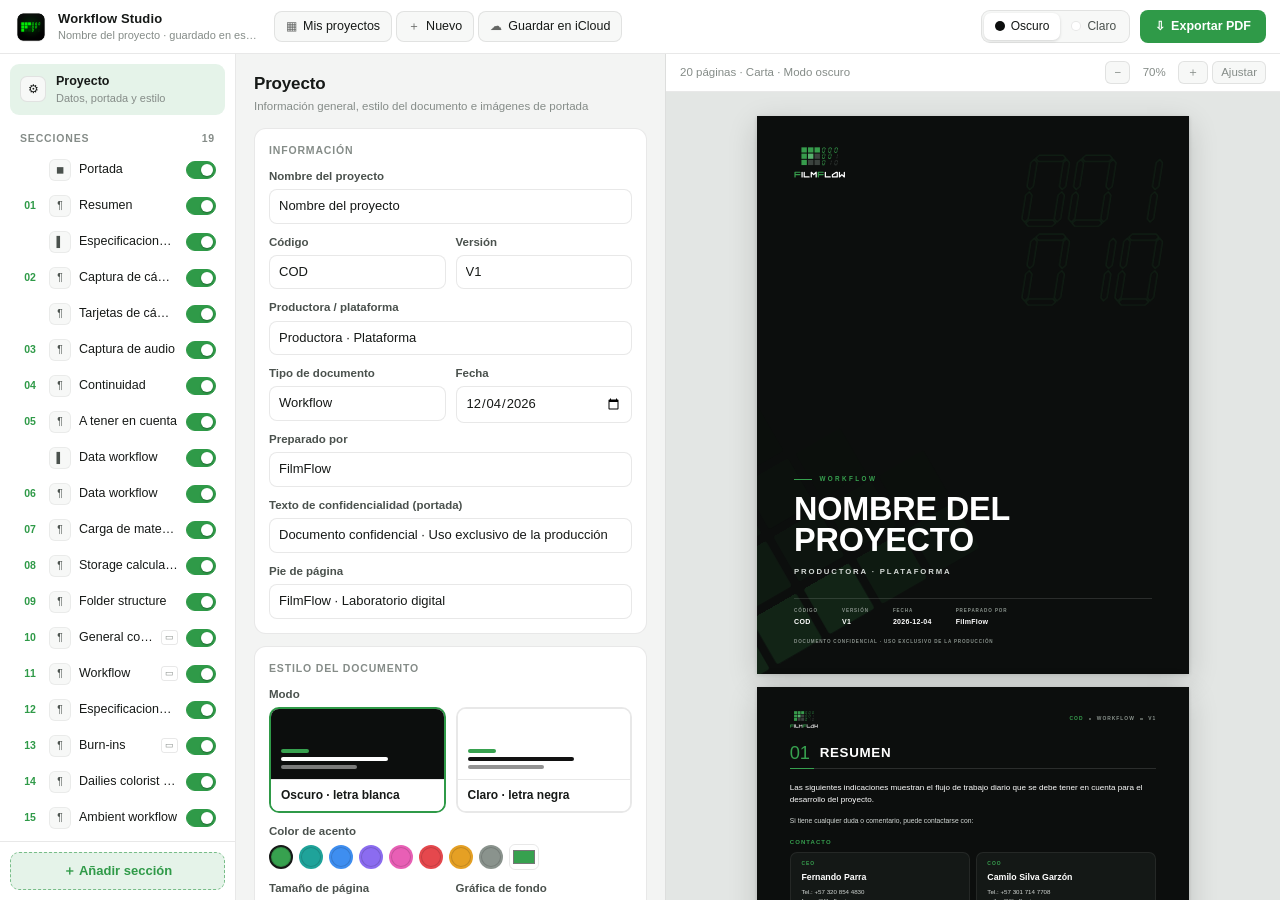
<file: index.html>
<!doctype html>
<html lang="es">
<head>
<meta charset="utf-8">
<meta name="viewport" content="width=device-width, initial-scale=1, viewport-fit=cover">
<meta name="apple-mobile-web-app-capable" content="yes">
<meta name="mobile-web-app-capable" content="yes">
<meta name="apple-mobile-web-app-status-bar-style" content="black">
<meta name="apple-mobile-web-app-title" content="FF Workflow">
<meta name="theme-color" content="#0C0E0D">
<link rel="manifest" href="manifest.json">
<title>FilmFlow Workflow</title>
<link rel="icon" href="brand-icon.png">
<link rel="apple-touch-icon" href="apple-touch-icon.png">
<link rel="stylesheet" href="doc.css?v=9">
<link rel="stylesheet" href="app.css?v=9">
</head>
<body>
<div id="app">
  <header class="toolbar">
    <div class="tb-brand"><span class="tb-logo"></span><div><div class="tb-name">Workflow Studio</div><div class="tb-file" id="fileName">—</div></div></div>
    <div class="tb-group">
      <button class="tb-btn" data-cmd="library" title="Mis proyectos (⌘P)"><span>▦</span><em>Mis proyectos</em></button>
      <button class="tb-btn" data-cmd="new" title="Nuevo proyecto (⌘N)"><span>＋</span><em>Nuevo</em></button>
      <button class="tb-btn" data-cmd="save" title="Guardar ahora (⌘S)"><span>↓</span><em>Guardar</em></button>
    </div>
    <div class="tb-spacer"></div>
    <div class="seg" id="themeSeg" title="Modo del documento">
      <button data-theme="dark"><i class="dot dark"></i><em>Oscuro</em></button>
      <button data-theme="light"><i class="dot light"></i><em>Claro</em></button>
    </div>
    <button class="tb-btn primary" data-cmd="export" title="Exportar PDF (⌘E)"><span>⇩</span><em>Exportar PDF</em></button>
  </header>
  <aside class="sidebar">
    <div class="sb-item" id="projItem"><span class="sb-ic">⚙</span><div><div class="sb-t">Proyecto</div><div class="sb-s">Datos, portada y estilo</div></div></div>
    <div class="sb-label">Secciones <span id="secCount"></span></div>
    <div class="sb-list" id="secList"></div>
    <div class="sb-add"><button id="addSecBtn">＋ Añadir sección</button></div>
  </aside>
  <main class="editor" id="editor"></main>
  <section class="preview">
    <div class="pv-bar">
      <span id="pvInfo">—</span>
      <div class="pv-zoom"><button data-z="-">−</button><span id="zoomVal">100%</span><button data-z="+">＋</button><button data-z="fit">Ajustar</button></div>
    </div>
    <div class="pv-scroll" id="pvScroll"><div class="pv-pages" id="pvPages"></div></div>
  </section>
  <nav class="tabbar" id="tabbar">
    <button data-pane="sections"><b>☰</b>Secciones</button>
    <button data-pane="editor"><b>✎</b>Editar</button>
    <button data-pane="preview"><b>▯</b>Vista previa</button>
  </nav>
</div>
<div id="exportRoot"></div>
<div class="toast" id="toast"></div>
<div class="pop" id="pop"></div>
<script src="defaults.js?v=9"></script>
<script src="web.js?v=9"></script>
<script src="renderer.js?v=9"></script>
<script src="app.js?v=9"></script>
</body>
</html>
</file>
<file: doc.css>
/* ============ FilmFlow Workflow — document design ============ */
.doc {
  --accent: #37A14F;
  --brand: #379C4C;
  --brand-2: #57B06C;
  --hfont: "Avenir Next", "Avenir", -apple-system, "Helvetica Neue", sans-serif;
  --bfont: -apple-system, "SF Pro Text", "Helvetica Neue", Helvetica, sans-serif;
  font-family: var(--bfont);
  -webkit-font-smoothing: antialiased;
}
.doc.theme-dark {
  --bg: #0C0E0D;
  --fg: #FFFFFF;
  --fg2: #D5DAD7;
  --muted: #8A938D;
  --line: rgba(255,255,255,.13);
  --line2: rgba(255,255,255,.07);
  --card: #141816;
  --card2: #1B201D;
  --logo-text: #FFFFFF;
  --logo-off: #3B423E;
  --chip-bg: color-mix(in srgb, var(--accent) 20%, transparent);
  --chip-fg: color-mix(in srgb, var(--accent) 60%, #fff);
  --deco-a: .16;
}
.doc.theme-light {
  --bg: #FFFFFF;
  --fg: #0B0D0C;
  --fg2: #262B28;
  --muted: #6A726D;
  --line: rgba(0,0,0,.12);
  --line2: rgba(0,0,0,.06);
  --card: #F4F7F5;
  --card2: #E9EEEB;
  --logo-text: #575352;
  --logo-off: #D3D4D2;
  --chip-bg: color-mix(in srgb, var(--accent) 13%, transparent);
  --chip-fg: color-mix(in srgb, var(--accent) 80%, #000);
  --deco-a: .13;
}

.page {
  position: relative;
  background: var(--bg);
  color: var(--fg);
  overflow: hidden;
  display: flex;
  flex-direction: column;
  padding: 32px 46px 24px;
  box-sizing: border-box;
  -webkit-print-color-adjust: exact;
  print-color-adjust: exact;
}
.page *, .page *::before, .page *::after { box-sizing: border-box; }
.page .deco { position: absolute; inset: 0; pointer-events: none; z-index: 0; }
.page .deco svg { position: absolute; inset: 0; width: 100%; height: 100%; }

/* header / footer */
.pg-head { position: relative; z-index: 1; display: flex; justify-content: space-between; align-items: center; height: 28px; margin-bottom: 24px; flex: none; }
.pg-head .logo { height: 24px; display: flex; align-items: center; }
.pg-head .logo svg, .pg-head .logo img { height: 24px; width: auto; display: block; }
.pg-meta { font: 600 7px/1 var(--hfont); letter-spacing: .2em; text-transform: uppercase; color: var(--muted); display: flex; gap: 8px; align-items: center; }
.pg-meta b { color: var(--accent); font-weight: 700; }
.pg-meta i { width: 3px; height: 3px; background: var(--muted); display: inline-block; opacity: .6; }
.pg-foot { position: relative; z-index: 1; flex: none; display: flex; justify-content: space-between; align-items: center; margin-top: 10px; padding-top: 9px; border-top: 1px solid var(--line); font: 600 6.5px/1 var(--hfont); letter-spacing: .2em; text-transform: uppercase; color: var(--muted); }
.pg-foot .pn { color: var(--fg); letter-spacing: .12em; }
.pg-foot .pn span { color: var(--muted); }

.pg-body { position: relative; z-index: 1; flex: 1; min-height: 0; overflow: hidden; display: flex; flex-wrap: wrap; align-content: flex-start; column-gap: 18px; }
.blk { width: 100%; margin-bottom: 13px; }
.blk.half { width: calc(50% - 9px); }
.blk.third { width: calc(33.333% - 12px); }

/* section title */
.sec-title { width: 100%; display: flex; align-items: flex-end; gap: 14px; margin: 0 0 18px; padding-bottom: 11px; border-bottom: 1px solid var(--line); position: relative; }
.sec-title::after { content: ""; position: absolute; left: 0; bottom: -1px; width: 34px; height: 2px; background: var(--accent); }
.sec-title .n { font: 500 26px/0.8 var(--hfont); color: var(--accent); letter-spacing: -.01em; font-variant-numeric: tabular-nums; }
.sec-title h2 { margin: 0; font: 700 19px/1.05 var(--hfont); letter-spacing: .05em; text-transform: uppercase; color: var(--fg); }
.sec-title .sub { margin-left: auto; font: 600 7px/1 var(--hfont); letter-spacing: .2em; text-transform: uppercase; color: var(--muted); padding-bottom: 3px; }
.sec-title.inline { margin-top: 10px; }

/* text */
.blk h3 { margin: 4px 0 0; font: 700 8.5px/1.2 var(--hfont); letter-spacing: .18em; text-transform: uppercase; color: var(--accent); }
.blk.heading { margin-bottom: 8px; }
.blk.heading.lg h3 { font-size: 13px; letter-spacing: .06em; color: var(--fg); }
.txt { font-size: 9.6px; line-height: 1.62; color: var(--fg2); margin: 0; }
.txt + .txt { margin-top: 7px; }
.txt strong, .lst strong, .kv strong { color: var(--fg); font-weight: 700; }
.txt.lead { font-size: 11.5px; line-height: 1.55; color: var(--fg); font-weight: 400; }

.lst { list-style: none; margin: 0; padding: 0; }
.lst li { position: relative; padding-left: 15px; font-size: 9.6px; line-height: 1.58; color: var(--fg2); }
.lst li + li { margin-top: 5px; }
.lst.bul li::before { content: ""; position: absolute; left: 1px; top: .58em; width: 4px; height: 4px; background: var(--accent); }
.lst.num { counter-reset: n var(--start, 0); }
.lst.num li { padding-left: 22px; counter-increment: n; }
.lst.num li::before { content: counter(n, decimal-leading-zero); position: absolute; left: 0; top: .1em; font: 700 8px/1.6 var(--hfont); color: var(--accent); letter-spacing: .04em; }
.lst li.sub { margin-left: 15px; }
.lst.bul li.sub::before { background: transparent; border: 1px solid var(--accent); }

/* key / value */
.kv-title { font: 700 8.5px/1.2 var(--hfont); letter-spacing: .18em; text-transform: uppercase; color: var(--accent); margin: 0 0 6px; }
.kv { display: grid; grid-template-columns: 1fr; column-gap: 22px; }
.kv.c2 { grid-template-columns: 1fr 1fr; }
.kv-row { display: grid; grid-template-columns: minmax(80px, 42%) 1fr; gap: 10px; padding: 5.5px 0; border-bottom: 1px solid var(--line2); font-size: 9.3px; line-height: 1.4; }
.kv-row .k { color: var(--muted); }
.kv-row .v { color: var(--fg); font-weight: 500; }
.kv-row.solo { grid-template-columns: 1fr; }

/* note */
.note { position: relative; background: var(--card); border: 1px solid var(--line2); border-radius: 8px; padding: 11px 14px 11px 18px; font-size: 9.5px; line-height: 1.55; color: var(--fg); font-weight: 500; overflow: hidden; }
.note::before { content: ""; position: absolute; left: 0; top: 0; bottom: 0; width: 3px; background: var(--accent); }
.note.warn::before { background: #E5A024; }
.note .nt { font: 700 7px/1 var(--hfont); letter-spacing: .2em; text-transform: uppercase; color: var(--accent); margin-bottom: 5px; }
.note.warn .nt { color: #E5A024; }

/* cards */
.card { background: var(--card); border: 1px solid var(--line2); border-radius: 10px; overflow: hidden; }
.cam { display: flex; flex-direction: column; }
.cam-head { display: flex; justify-content: space-between; align-items: flex-start; gap: 10px; padding: 13px 15px 10px; }
.cam-label { font: 700 7px/1 var(--hfont); letter-spacing: .2em; text-transform: uppercase; color: var(--accent); margin-bottom: 6px; }
.cam-brand { font: 600 7px/1 var(--hfont); letter-spacing: .16em; text-transform: uppercase; color: var(--muted); margin-bottom: 2px; }
.cam-model { font: 700 17px/1.1 var(--hfont); color: var(--fg); letter-spacing: .01em; }
.cam-img { width: 92px; height: 58px; object-fit: contain; flex: none; }
.chips { display: flex; flex-wrap: wrap; gap: 4px; padding: 0 15px 10px; }
.chip { font: 600 7.5px/1 var(--hfont); letter-spacing: .06em; padding: 4px 7px; border-radius: 4px; background: var(--chip-bg); color: var(--chip-fg); }
.cam .kv { padding: 2px 15px 9px; border-top: 1px solid var(--line2); }
.cam .kv-row { font-size: 8.8px; padding: 4.5px 0; }
.cam .kv-row:last-child { border-bottom: 0; }

.spec .spec-h { padding: 10px 14px; font: 700 8.5px/1 var(--hfont); letter-spacing: .18em; text-transform: uppercase; color: var(--fg); border-bottom: 1px solid var(--line2); display: flex; align-items: center; gap: 8px; }
.spec .spec-h::before { content: ""; width: 6px; height: 6px; background: var(--accent); }
.spec .kv { padding: 3px 14px 8px; }
.spec .kv-row:last-child { border-bottom: 0; }

/* table */
.tbl { width: 100%; border-collapse: collapse; font-size: 8.9px; }
.tbl th { text-align: left; font: 700 7px/1.2 var(--hfont); letter-spacing: .16em; text-transform: uppercase; color: var(--accent); padding: 6px 8px; border-bottom: 1px solid var(--accent); }
.tbl td { padding: 6px 8px; border-bottom: 1px solid var(--line2); color: var(--fg2); vertical-align: top; line-height: 1.4; }
.tbl tr td:first-child { color: var(--fg); font-weight: 500; }

/* naming convention */
.naming { background: var(--card); border: 1px solid var(--line2); border-radius: 10px; padding: 14px 16px; }
.naming .nm-t { font: 700 7px/1 var(--hfont); letter-spacing: .2em; text-transform: uppercase; color: var(--muted); margin-bottom: 10px; }
.nm-row { display: flex; align-items: stretch; gap: 3px; flex-wrap: wrap; }
.nm-seg { display: flex; flex-direction: column; gap: 5px; }
.nm-seg .ex { font: 700 15px/1 "SF Mono", Menlo, monospace; padding: 8px 10px; border-radius: 5px; background: color-mix(in srgb, var(--c) 18%, transparent); color: var(--c); border-top: 2px solid var(--c); text-align: center; }
.nm-seg .lb { font: 600 6.5px/1.2 var(--hfont); letter-spacing: .12em; text-transform: uppercase; color: var(--muted); text-align: center; }
.nm-sep { font: 700 15px/1 "SF Mono", Menlo, monospace; color: var(--muted); padding-top: 8px; }

/* storage */
.stor { display: flex; flex-direction: column; gap: 8px; }
.stor-t { font: 700 8.5px/1.2 var(--hfont); letter-spacing: .18em; text-transform: uppercase; color: var(--accent); }
.stor-row { display: grid; grid-template-columns: 1.25fr repeat(4, 1fr); gap: 6px; }
.tile { background: var(--card); border: 1px solid var(--line2); border-radius: 8px; padding: 10px 11px; display: flex; flex-direction: column; justify-content: space-between; min-height: 56px; }
.tile .tl { font: 600 6.5px/1.2 var(--hfont); letter-spacing: .16em; text-transform: uppercase; color: var(--muted); }
.tile .tv { font: 600 17px/1 var(--hfont); color: var(--fg); margin-top: 8px; font-variant-numeric: tabular-nums; }
.tile .tv small { font-size: 9px; color: var(--muted); font-weight: 600; margin-left: 2px; }
.tile.name .tv { font-size: 12px; font-weight: 700; }
.tile.acc { background: var(--accent); border-color: var(--accent); }
.tile.acc .tl { color: rgba(255,255,255,.8); }
.tile.acc .tv, .tile.acc .tv small { color: #fff; }
.stor-total { display: flex; justify-content: space-between; align-items: center; background: var(--accent); color: #fff; border-radius: 8px; padding: 12px 14px; }
.stor-total .tl { font: 700 7.5px/1 var(--hfont); letter-spacing: .2em; text-transform: uppercase; }
.stor-total .tv { font: 700 22px/1 var(--hfont); }
.stor-formula { font-size: 8.6px; color: var(--muted); }

/* contacts */
.contacts { display: grid; grid-template-columns: 1fr 1fr; gap: 8px; }
.contact { background: var(--card); border: 1px solid var(--line2); border-radius: 10px; padding: 13px 15px; position: relative; }
.contact .role { font: 700 7px/1 var(--hfont); letter-spacing: .2em; text-transform: uppercase; color: var(--accent); margin-bottom: 7px; }
.contact .nm { font: 700 12.5px/1.2 var(--hfont); color: var(--fg); margin-bottom: 6px; }
.contact .ln { font-size: 8.8px; line-height: 1.55; color: var(--fg2); }

/* image */
.fig { margin: 0; display: flex; flex-direction: column; align-items: center; }
.fig img { display: block; max-width: 100%; height: auto; object-fit: contain; }
.fig.framed img { border-radius: 8px; border: 1px solid var(--line); }
.fig.s-large img { max-width: 80%; } .fig.s-medium img { max-width: 60%; } .fig.s-small img { max-width: 40%; }
.fig.left { align-items: flex-start; }
.fig figcaption { margin-top: 7px; font-size: 8px; line-height: 1.4; color: var(--muted); text-align: center; letter-spacing: .02em; }
.fig.left figcaption { text-align: left; }
.fig .ph { width: 100%; height: 140px; border: 1px dashed var(--line); border-radius: 8px; display: flex; align-items: center; justify-content: center; font: 600 8px var(--hfont); letter-spacing: .16em; text-transform: uppercase; color: var(--muted); }

/* color pipeline */
.cpipe { width: 100%; }
.cp-row { display: flex; align-items: center; }
.cp-src { flex: none; width: 92px; text-align: center; color: var(--fg2); }
.cp-src img { width: 100%; max-height: 70px; object-fit: contain; display: block; }
.cp-camico { width: 54px; height: 34px; color: var(--accent); }
.cp-cam { font: 700 7.5px/1.25 var(--hfont); letter-spacing: .08em; text-transform: uppercase; color: var(--fg); margin-top: 6px; }
.cp-link { flex: none; width: 54px; position: relative; display: flex; align-items: center; }
.cp-link span { position: absolute; left: 0; right: 0; bottom: 100%; margin-bottom: 3px; text-align: center; font: 600 6.5px/1.2 var(--hfont); color: var(--accent); letter-spacing: .04em; }
.cp-line { flex: 1; height: 1px; background: var(--accent); }
.cp-link .st-arrow { width: 10px; margin-left: -4px; }
.cp-flow { flex: 1; min-width: 0; }
.cp-mon { position: relative; height: 22px; margin: 0 6px 8px; border: 1px solid var(--muted); border-bottom: 0; border-radius: 4px 4px 0 0; top: 10px; }
.cp-mon span { position: absolute; left: 50%; top: -11px; transform: translateX(-50%); background: var(--bg); padding: 0 8px; font: 700 7.5px/1 var(--hfont); letter-spacing: .14em; text-transform: uppercase; color: var(--fg); white-space: nowrap; }
.cp-stages { display: flex; align-items: stretch; }
.cp-stage { flex: 1; min-width: 0; display: flex; flex-direction: column; }
.cp-stage .stage-h { border-radius: 6px; margin-bottom: 6px; }
.cp-boxes { flex: 1; display: flex; flex-direction: column; justify-content: center; gap: 7px; }
.cp-box { background: var(--card); border: 1px solid var(--line); border-radius: 8px; padding: 9px 9px 0; text-align: center; display: flex; flex-direction: column; gap: 5px; overflow: hidden; }
.cp-tag { align-self: center; font: 700 6px/1 var(--hfont); letter-spacing: .14em; text-transform: uppercase; color: var(--accent); border: 1px solid var(--accent); border-radius: 3px; padding: 3px 5px; }
.cp-logo { max-width: 70%; max-height: 30px; object-fit: contain; align-self: center; }
.cp-tool { font: 800 8.4px/1.2 var(--hfont); letter-spacing: .04em; text-transform: uppercase; color: var(--fg); }
.cp-specs { display: flex; flex-direction: column; gap: 2px; }
.cp-kv { font-size: 7.2px; line-height: 1.3; color: var(--fg2); }
.cp-kv b { color: var(--muted); font-weight: 600; margin-right: 3px; }
.cp-notes { font-size: 7.2px; line-height: 1.35; color: var(--fg2); }
.cp-notes ul { margin: 0; padding: 0; list-style: none; display: inline-block; text-align: left; }
.cp-notes li::before { content: "– "; color: var(--accent); }
.cp-method { font-size: 7.2px; color: var(--fg2); }
.cp-method strong { color: var(--accent); font-weight: 700; }
.cp-cap { margin: 2px -9px 0; padding: 5px 6px; border-top: 1px solid var(--line); background: var(--card2); font: 700 6.6px/1.2 var(--hfont); letter-spacing: .1em; text-transform: uppercase; color: var(--muted); }
.cp-box > :last-child:not(.cp-cap) { margin-bottom: 9px; }
.cp-credit { text-align: right; font-size: 6.8px; color: var(--muted); margin-top: 14px; }

/* stages (workflow diagram) */
.stages { display: flex; align-items: stretch; gap: 0; }
.stage { flex: 1; min-width: 0; display: flex; flex-direction: column; }
.stage-h { background: var(--accent); color: #fff; font: 700 7.5px/1.2 var(--hfont); letter-spacing: .16em; text-transform: uppercase; padding: 8px 10px; border-radius: 6px 6px 0 0; text-align: center; }
.stage-b { flex: 1; background: var(--card); border: 1px solid var(--line2); border-top: 0; border-radius: 0 0 8px 8px; padding: 8px; display: flex; flex-direction: column; gap: 6px; }
.st-item { background: var(--bg); border: 1px solid var(--line); border-radius: 6px; padding: 7px 9px; }
.st-item .a { font: 700 8px/1.25 var(--hfont); color: var(--fg); letter-spacing: .03em; text-transform: uppercase; }
.st-item .b { font-size: 7.6px; line-height: 1.35; color: var(--muted); margin-top: 2px; }
.st-item img { width: 100%; max-height: 44px; object-fit: contain; margin-bottom: 4px; }
.st-arrow { flex: none; width: 18px; display: flex; align-items: center; justify-content: center; color: var(--accent); }
.st-arrow svg { width: 10px; height: 10px; }

.spacer { width: 100%; }

/* ============ cover ============ */
.page.cover { padding: 44px 52px 40px; }
.cover-bg { position: absolute; inset: 0; z-index: 0; }
.cover-bg img { width: 100%; height: 100%; object-fit: cover; }
.theme-dark .cover-bg::after { content: ""; position: absolute; inset: 0; background: linear-gradient(180deg, rgba(12,14,13,.55) 0%, rgba(12,14,13,.72) 45%, rgba(12,14,13,.97) 100%); }
.theme-light .cover-bg::after { content: ""; position: absolute; inset: 0; background: linear-gradient(180deg, rgba(255,255,255,.55) 0%, rgba(255,255,255,.75) 45%, rgba(255,255,255,.97) 100%); }
.cover-top { position: relative; z-index: 1; display: flex; justify-content: space-between; align-items: flex-start; }
.cover-top .logo svg, .cover-top .logo img { height: 44px; width: auto; display: block; }
.client-logos { display: flex; gap: 14px; align-items: center; }
.client-logos img { height: 26px; width: auto; max-width: 110px; object-fit: contain; }
.cover-main { position: relative; z-index: 1; margin-top: auto; }
.cover-kicker { display: flex; align-items: center; gap: 10px; font: 700 9px/1 var(--hfont); letter-spacing: .38em; text-transform: uppercase; color: var(--accent); margin-bottom: 16px; }
.cover-kicker::before { content: ""; width: 26px; height: 2px; background: var(--accent); }
.cover-title { font: 800 46px/0.98 var(--hfont); letter-spacing: -.005em; text-transform: uppercase; color: var(--fg); margin: 0 0 14px; max-width: 92%; }
.landscape .cover-title { font-size: 52px; }
.cover-sub { font: 600 11px/1.3 var(--hfont); letter-spacing: .24em; text-transform: uppercase; color: var(--fg2); margin-bottom: 30px; }
.cover-meta { display: grid; grid-template-columns: repeat(4, auto); justify-content: start; column-gap: 34px; border-top: 1px solid var(--line); padding-top: 14px; }
.cover-meta .ml { font: 600 6.5px/1 var(--hfont); letter-spacing: .2em; text-transform: uppercase; color: var(--muted); margin-bottom: 6px; }
.cover-meta .mv { font: 600 10px/1.2 var(--hfont); color: var(--fg); letter-spacing: .04em; }
.cover-conf { position: relative; z-index: 1; margin-top: 18px; font: 600 6.5px/1.5 var(--hfont); letter-spacing: .18em; text-transform: uppercase; color: var(--muted); }

/* ============ divider ============ */
.page.divider { padding: 44px 52px 40px; justify-content: center; }
.div-main { position: relative; z-index: 1; }
.div-num { font: 200 120px/0.85 var(--hfont); color: var(--accent); letter-spacing: -.03em; margin-bottom: 14px; font-variant-numeric: tabular-nums; }
.div-title { font: 800 36px/1 var(--hfont); text-transform: uppercase; color: var(--fg); letter-spacing: .01em; margin: 0 0 12px; }
.div-sub { font: 600 10px/1.4 var(--hfont); letter-spacing: .26em; text-transform: uppercase; color: var(--muted); }
.div-text { margin-top: 18px; max-width: 70%; font-size: 10.5px; line-height: 1.6; color: var(--fg2); }
.page.divider .pg-head { position: absolute; top: 32px; left: 52px; right: 52px; }

/* ============ toc ============ */
.toc { width: 100%; }
.toc-row { display: flex; align-items: baseline; gap: 12px; padding: 9px 0; border-bottom: 1px solid var(--line2); }
.toc-row .tn { font: 600 10px/1 var(--hfont); color: var(--accent); width: 22px; font-variant-numeric: tabular-nums; }
.toc-row .tt { font: 600 10.5px/1.2 var(--hfont); text-transform: uppercase; letter-spacing: .08em; color: var(--fg); flex: 1; }
.toc-row .tp { font: 600 10px/1 var(--hfont); color: var(--muted); font-variant-numeric: tabular-nums; }
.toc-row.part .tt { color: var(--accent); font-size: 8px; letter-spacing: .24em; }
.toc-row.part { border-bottom-color: var(--line); padding-top: 16px; }
.fig.s-full img { width: 100%; }
</file>
<file: app.css>
/* ============ Workflow Studio — editor UI ============ */
:root {
  --ui-bg: #F3F4F3; --ui-panel: #FFFFFF; --ui-panel2: #F7F8F7; --ui-line: rgba(0,0,0,.09); --ui-line2: rgba(0,0,0,.05);
  --ui-fg: #161917; --ui-fg2: #4A514D; --ui-muted: #858C88; --ui-acc: #2F9A48; --ui-acc-soft: rgba(47,154,72,.12);
  --ui-input: #FFFFFF; --ui-hover: rgba(0,0,0,.04); --ui-pv: #E3E6E4; --ui-danger: #D9453F;
  --ui-font: -apple-system, "SF Pro Text", "Helvetica Neue", sans-serif;
  color-scheme: light dark;
}
@media (prefers-color-scheme: dark) {
  :root {
    --ui-bg: #161817; --ui-panel: #1E2120; --ui-panel2: #232726; --ui-line: rgba(255,255,255,.09); --ui-line2: rgba(255,255,255,.05);
    --ui-fg: #ECEFED; --ui-fg2: #B7BEBA; --ui-muted: #7E8682; --ui-acc: #44B65C; --ui-acc-soft: rgba(68,182,92,.15);
    --ui-input: #161817; --ui-hover: rgba(255,255,255,.05); --ui-pv: #0F1110;
  }
}
* { box-sizing: border-box; }
html, body { margin: 0; height: 100%; background: var(--ui-bg); color: var(--ui-fg); font: 13px/1.4 var(--ui-font); -webkit-font-smoothing: antialiased; overflow: hidden; }
button { font: inherit; color: inherit; cursor: pointer; }
#app { display: grid; height: 100vh; height: 100dvh; grid-template-columns: 236px 430px 1fr; grid-template-rows: 54px 1fr; }

/* toolbar */
.toolbar { grid-column: 1 / -1; display: flex; align-items: center; gap: 10px; padding: 0 14px; background: var(--ui-panel); border-bottom: 1px solid var(--ui-line); }
.tb-brand { display: flex; align-items: center; gap: 10px; width: 250px; min-width: 0; }
.tb-logo { width: 34px; height: 34px; display: flex; flex: none; }
.tb-logo img { width: 100%; height: 100%; display: block; }
.tb-name { font-weight: 700; font-size: 13px; letter-spacing: .01em; }
.tb-file { font-size: 11px; color: var(--ui-muted); white-space: nowrap; overflow: hidden; text-overflow: ellipsis; max-width: 200px; }
.tb-group { display: flex; gap: 4px; }
.tb-spacer { flex: 1; }
.tb-btn { display: inline-flex; align-items: center; gap: 6px; border: 1px solid var(--ui-line); background: var(--ui-panel2); border-radius: 8px; padding: 6px 11px; font-size: 12.5px; font-weight: 500; }
.tb-btn span { opacity: .65; font-size: 12px; }
.tb-btn:hover { background: var(--ui-hover); }
.tb-btn.primary { background: var(--ui-acc); color: #fff; border-color: transparent; font-weight: 600; padding: 7px 14px; }
.tb-btn.primary span { opacity: 1; }
.tb-btn.primary:hover { filter: brightness(1.08); }
.tb-btn:disabled { opacity: .5; cursor: default; }
.seg { display: inline-flex; background: var(--ui-panel2); border: 1px solid var(--ui-line); border-radius: 9px; padding: 2px; }
.seg button { border: 0; background: transparent; padding: 5px 11px; border-radius: 7px; font-size: 12px; font-weight: 500; display: inline-flex; align-items: center; gap: 6px; color: var(--ui-fg2); }
.seg button.on { background: var(--ui-panel); color: var(--ui-fg); box-shadow: 0 1px 3px rgba(0,0,0,.15); }
.dot { width: 10px; height: 10px; border-radius: 50%; display: inline-block; border: 1px solid var(--ui-line); }
.dot.dark { background: #0C0E0D; } .dot.light { background: #fff; }

/* sidebar */
.sidebar { background: var(--ui-panel); border-right: 1px solid var(--ui-line); display: flex; flex-direction: column; min-height: 0; }
.sb-item { display: flex; gap: 10px; align-items: center; margin: 10px 10px 4px; padding: 9px 10px; border-radius: 9px; cursor: pointer; }
.sb-item:hover { background: var(--ui-hover); }
.sb-item.sel { background: var(--ui-acc-soft); }
.sb-ic { width: 26px; height: 26px; border-radius: 7px; background: var(--ui-panel2); border: 1px solid var(--ui-line); display: flex; align-items: center; justify-content: center; font-size: 12px; flex: none; }
.sb-t { font-weight: 600; font-size: 12.5px; }
.sb-s { font-size: 11px; color: var(--ui-muted); }
.sb-label { padding: 12px 20px 6px; font-size: 10.5px; font-weight: 700; letter-spacing: .08em; text-transform: uppercase; color: var(--ui-muted); display: flex; justify-content: space-between; }
.sb-list { flex: 1; overflow-y: auto; padding: 0 10px 10px; }
.sec-row { display: flex; align-items: center; gap: 8px; padding: 6px 8px; border-radius: 8px; cursor: pointer; border: 1px solid transparent; user-select: none; }
.sec-row:hover { background: var(--ui-hover); }
.sec-row.sel { background: var(--ui-acc-soft); border-color: color-mix(in srgb, var(--ui-acc) 30%, transparent); }
.sec-row.hid { opacity: .45; }
.sec-row.drag-over { border-top: 2px solid var(--ui-acc); }
.sec-row .n { width: 22px; font-size: 10.5px; font-weight: 700; color: var(--ui-acc); font-variant-numeric: tabular-nums; text-align: center; }
.sec-row .k { width: 22px; height: 22px; border-radius: 6px; background: var(--ui-panel2); border: 1px solid var(--ui-line2); font-size: 10px; display: flex; align-items: center; justify-content: center; color: var(--ui-fg2); flex: none; }
.sec-row .t { flex: 1; min-width: 0; font-size: 12.5px; white-space: nowrap; overflow: hidden; text-overflow: ellipsis; }
.sec-row .o { font-size: 9px; color: var(--ui-muted); border: 1px solid var(--ui-line); border-radius: 3px; padding: 0 3px; }
.sec-row .eye { border: 0; background: transparent; opacity: 0; font-size: 12px; padding: 0 2px; color: var(--ui-muted); }
.sec-row:hover .eye, .sec-row.hid .eye { opacity: 1; }
.sb-add { padding: 10px; border-top: 1px solid var(--ui-line); }
.sb-add button { width: 100%; border: 1px dashed color-mix(in srgb, var(--ui-acc) 60%, transparent); background: var(--ui-acc-soft); color: var(--ui-acc); border-radius: 9px; padding: 9px; font-weight: 600; }

/* editor */
.editor { overflow-y: auto; background: var(--ui-bg); border-right: 1px solid var(--ui-line); padding: 18px 18px 80px; }
.ed-h { display: flex; align-items: center; justify-content: space-between; gap: 8px; margin-bottom: 14px; }
.ed-h h1 { font-size: 17px; margin: 0; font-weight: 700; letter-spacing: -.01em; }
.ed-h .sub { font-size: 11.5px; color: var(--ui-muted); margin-top: 2px; }
.ed-actions { display: flex; gap: 4px; }
.icon-btn { border: 1px solid var(--ui-line); background: var(--ui-panel); border-radius: 7px; min-width: 28px; height: 28px; padding: 0 8px; font-size: 12px; color: var(--ui-fg2); display: inline-flex; align-items: center; justify-content: center; gap: 4px; }
.icon-btn:hover { background: var(--ui-hover); color: var(--ui-fg); }
.icon-btn.danger:hover { color: var(--ui-danger); border-color: color-mix(in srgb, var(--ui-danger) 40%, transparent); }
.panel { background: var(--ui-panel); border: 1px solid var(--ui-line); border-radius: 12px; padding: 14px; margin-bottom: 12px; }
.panel-t { font-size: 10.5px; font-weight: 700; letter-spacing: .08em; text-transform: uppercase; color: var(--ui-muted); margin-bottom: 10px; display: flex; justify-content: space-between; align-items: center; }
.row { display: grid; grid-template-columns: 1fr 1fr; gap: 10px; }
.row3 { display: grid; grid-template-columns: 1fr 1fr 1fr; gap: 8px; }
.f { display: flex; flex-direction: column; gap: 5px; margin-bottom: 10px; min-width: 0; }
.f:last-child { margin-bottom: 0; }
.f > label { font-size: 11.5px; font-weight: 600; color: var(--ui-fg2); display: flex; justify-content: space-between; }
.f > label em { font-style: normal; font-weight: 400; color: var(--ui-muted); font-size: 10.5px; }
.f input[type=text], .f input[type=number], .f input[type=date], .f textarea, .f select {
  width: 100%; border: 1px solid var(--ui-line); background: var(--ui-input); color: var(--ui-fg); border-radius: 8px; padding: 7px 9px; font: 13px/1.45 var(--ui-font); outline: none;
}
.f textarea { resize: vertical; min-height: 64px; font-size: 12.5px; line-height: 1.5; }
.f textarea.mono { font-family: "SF Mono", Menlo, monospace; font-size: 11.5px; }
.f input:focus, .f textarea:focus, .f select:focus { border-color: var(--ui-acc); box-shadow: 0 0 0 3px var(--ui-acc-soft); }
.hint { font-size: 10.5px; color: var(--ui-muted); line-height: 1.4; }
.chips-sel { display: flex; flex-wrap: wrap; gap: 4px; }
.chips-sel button { border: 1px solid var(--ui-line); background: var(--ui-panel2); border-radius: 7px; padding: 5px 9px; font-size: 11.5px; color: var(--ui-fg2); }
.chips-sel button.on { background: var(--ui-acc); border-color: var(--ui-acc); color: #fff; }
.swatches { display: flex; gap: 6px; align-items: center; flex-wrap: wrap; }
.swatch { width: 24px; height: 24px; border-radius: 50%; border: 2px solid transparent; cursor: pointer; box-shadow: inset 0 0 0 1px rgba(0,0,0,.15); }
.swatch.on { border-color: var(--ui-fg); }
.swatches input[type=color] { width: 30px; height: 26px; border: 1px solid var(--ui-line); border-radius: 6px; background: none; padding: 1px; }
.toggle { display: flex; align-items: center; gap: 8px; font-size: 12px; color: var(--ui-fg2); cursor: pointer; margin-bottom: 8px; user-select: none; }
.toggle input { accent-color: var(--ui-acc); width: 15px; height: 15px; }

/* theme cards */
.theme-cards { display: grid; grid-template-columns: 1fr 1fr; gap: 10px; }
.theme-card { border: 2px solid var(--ui-line); border-radius: 10px; padding: 0; overflow: hidden; background: none; text-align: left; }
.theme-card.on { border-color: var(--ui-acc); }
.theme-card .tc-prev { height: 70px; padding: 10px; display: flex; flex-direction: column; justify-content: flex-end; gap: 4px; }
.theme-card .tc-prev i { display: block; height: 4px; border-radius: 2px; }
.theme-card .tc-l { padding: 7px 10px; font-size: 12px; font-weight: 600; border-top: 1px solid var(--ui-line); background: var(--ui-panel); }

/* image field */
.imgf { border: 1px dashed var(--ui-line); border-radius: 9px; padding: 8px; display: flex; gap: 10px; align-items: center; background: var(--ui-panel2); transition: border-color .15s; }
.imgf.drag { border-color: var(--ui-acc); background: var(--ui-acc-soft); }
.imgf .thumb { width: 64px; height: 46px; border-radius: 6px; background: var(--ui-input) center/contain no-repeat; border: 1px solid var(--ui-line2); flex: none; display: flex; align-items: center; justify-content: center; font-size: 18px; color: var(--ui-muted); }
.imgf .ib { flex: 1; min-width: 0; display: flex; flex-direction: column; gap: 4px; }
.imgf .ib .hint { white-space: nowrap; overflow: hidden; text-overflow: ellipsis; }
.imgf .btns { display: flex; gap: 4px; }
.imgf input[type=file] { display: none; }

/* blocks */
.blk-card { background: var(--ui-panel); border: 1px solid var(--ui-line); border-radius: 12px; margin-bottom: 10px; overflow: hidden; }
.blk-card.hid { opacity: .55; }
.blk-card.collapsed .blk-body { display: none; }
.blk-head { display: flex; align-items: center; gap: 8px; padding: 8px 8px 8px 12px; background: var(--ui-panel2); border-bottom: 1px solid var(--ui-line2); cursor: pointer; }
.blk-card.collapsed .blk-head { border-bottom: 0; }
.blk-head .bi { width: 22px; height: 22px; border-radius: 6px; background: var(--ui-acc-soft); color: var(--ui-acc); font-size: 10.5px; font-weight: 700; display: flex; align-items: center; justify-content: center; flex: none; }
.blk-head .bt { font-size: 12px; font-weight: 600; flex: none; }
.blk-head .bp { flex: 1; min-width: 0; font-size: 11.5px; color: var(--ui-muted); white-space: nowrap; overflow: hidden; text-overflow: ellipsis; }
.blk-head .icon-btn { min-width: 24px; height: 24px; padding: 0 6px; font-size: 11px; }
.blk-head .wsel { font-size: 10.5px; }
.blk-body { padding: 12px; }
.sub-card { border: 1px solid var(--ui-line); border-radius: 9px; padding: 10px; margin-bottom: 8px; background: var(--ui-panel2); position: relative; }
.sub-card .rm { position: absolute; top: 6px; right: 6px; }
.add-blocks { display: grid; grid-template-columns: repeat(4, 1fr); gap: 6px; }
.add-blocks button { border: 1px solid var(--ui-line); background: var(--ui-panel); border-radius: 9px; padding: 8px 4px; display: flex; flex-direction: column; align-items: center; gap: 3px; font-size: 10.5px; color: var(--ui-fg2); }
.add-blocks button b { font-size: 13px; color: var(--ui-acc); }
.add-blocks button:hover { border-color: var(--ui-acc); color: var(--ui-fg); }

/* preview */
.preview { display: flex; flex-direction: column; min-width: 0; min-height: 0; background: var(--ui-pv); }
.pv-bar { height: 38px; display: flex; align-items: center; justify-content: space-between; padding: 0 14px; font-size: 11.5px; color: var(--ui-muted); border-bottom: 1px solid var(--ui-line); background: var(--ui-panel); }
.pv-zoom { display: flex; align-items: center; gap: 4px; }
.pv-zoom button { border: 1px solid var(--ui-line); background: var(--ui-panel2); border-radius: 6px; padding: 2px 8px; font-size: 11.5px; }
.pv-zoom span { min-width: 40px; text-align: center; }
.pv-scroll { flex: 1; overflow: auto; padding: 24px; }
.pv-pages { display: flex; flex-direction: column; align-items: center; gap: 18px; transform-origin: top center; }
.pv-pages .page { box-shadow: 0 2px 6px rgba(0,0,0,.14), 0 12px 40px rgba(0,0,0,.16); cursor: pointer; flex: none; }
.pv-pages .page.active { outline: 2px solid var(--ui-acc); outline-offset: 4px; }
.pv-wrap { position: relative; }

/* popover / toast */
.pop { position: fixed; z-index: 50; background: var(--ui-panel); border: 1px solid var(--ui-line); border-radius: 12px; box-shadow: 0 12px 40px rgba(0,0,0,.25); padding: 8px; display: none; width: 300px; max-height: 70vh; overflow-y: auto; }
.pop.open { display: block; }
.pop .pg { font-size: 10px; font-weight: 700; letter-spacing: .08em; text-transform: uppercase; color: var(--ui-muted); padding: 8px 8px 4px; }
.pop button { display: flex; width: 100%; align-items: center; gap: 10px; border: 0; background: transparent; padding: 7px 8px; border-radius: 7px; text-align: left; font-size: 12.5px; }
.pop button:hover { background: var(--ui-acc-soft); }
.pop button i { font-style: normal; width: 22px; height: 22px; border-radius: 6px; background: var(--ui-panel2); border: 1px solid var(--ui-line2); display: flex; align-items: center; justify-content: center; font-size: 11px; color: var(--ui-acc); }
.toast { position: fixed; bottom: 22px; left: 50%; transform: translate(-50%, 20px); background: #111; color: #fff; padding: 10px 16px; border-radius: 10px; font-size: 12.5px; opacity: 0; pointer-events: none; transition: all .25s; z-index: 60; display: flex; gap: 12px; align-items: center; }
.toast.show { opacity: 1; transform: translate(-50%, 0); pointer-events: auto; }
.toast button { border: 0; background: rgba(255,255,255,.14); color: #fff; border-radius: 6px; padding: 4px 9px; font-size: 12px; }
.busy { position: fixed; inset: 0; background: rgba(0,0,0,.35); display: flex; align-items: center; justify-content: center; z-index: 70; color: #fff; font-weight: 600; }

/* export mode */
body.export { background: #fff; overflow: hidden; }
body.export #app, body.export .toast, body.export .pop { display: none; }
body.export #exportRoot { position: absolute; left: 0; top: 0; }
body.export #exportRoot .page { position: absolute; left: 0; top: 0; visibility: hidden; }
body.export #exportRoot .page.show { visibility: visible; }
#exportRoot { position: absolute; left: -99999px; top: 0; }

/* on/off switch */
.sw { position: relative; display: inline-flex; width: 30px; height: 18px; flex: none; cursor: pointer; }
.sw input { position: absolute; opacity: 0; width: 0; height: 0; }
.sw span { position: absolute; inset: 0; border-radius: 10px; background: var(--ui-line); border: 1px solid var(--ui-line); transition: background .15s; }
.sw span::after { content: ""; position: absolute; top: 2px; left: 2px; width: 12px; height: 12px; border-radius: 50%; background: #fff; box-shadow: 0 1px 2px rgba(0,0,0,.3); transition: transform .15s; }
.sw input:checked + span { background: var(--ui-acc); border-color: var(--ui-acc); }
.sw input:checked + span::after { transform: translateX(12px); }
.sw.big { width: 42px; height: 24px; }
.sw.big span { border-radius: 13px; }
.sw.big span::after { width: 18px; height: 18px; }
.sw.big input:checked + span::after { transform: translateX(18px); }
.sec-row.hid .t { text-decoration: line-through; }
.warn-b { font-size: 9px; font-weight: 600; color: #E5A024; border: 1px solid rgba(229,160,36,.45); border-radius: 4px; padding: 0 4px; flex: none; }
.include-bar { display: flex; align-items: center; gap: 12px; background: var(--ui-acc-soft); border: 1px solid color-mix(in srgb, var(--ui-acc) 35%, transparent); border-radius: 12px; padding: 11px 14px; margin-bottom: 12px; }
.include-bar.off { background: var(--ui-panel); border-color: var(--ui-line); }
.include-bar b { font-size: 12.5px; }
.cam-panel { border-color: color-mix(in srgb, var(--ui-acc) 35%, transparent); }
.cam-row { display: flex; align-items: center; gap: 10px; flex-wrap: wrap; }

/* library */
.lib-ov { position: fixed; inset: 0; z-index: 80; background: rgba(0,0,0,.45); display: flex; align-items: center; justify-content: center; padding: 30px; }
.lib { width: min(1080px, 100%); max-height: 100%; display: flex; flex-direction: column; background: var(--ui-bg); border: 1px solid var(--ui-line); border-radius: 16px; box-shadow: 0 30px 80px rgba(0,0,0,.4); overflow: hidden; }
.lib-h { display: flex; justify-content: space-between; align-items: flex-start; padding: 20px 22px 8px; }
.lib-h h2 { margin: 0 0 3px; font-size: 20px; }
.lib-bar { display: flex; gap: 8px; padding: 10px 22px 16px; border-bottom: 1px solid var(--ui-line); }
.lib-bar input { flex: 1; border: 1px solid var(--ui-line); background: var(--ui-input); color: var(--ui-fg); border-radius: 8px; padding: 7px 10px; font: 13px var(--ui-font); outline: none; }
.lib-bar input:focus { border-color: var(--ui-acc); }
.lib-crumbs { display: flex; align-items: center; gap: 6px; padding: 12px 22px 0; font-size: 13px; font-weight: 600; flex-wrap: wrap; }
.lib-crumbs i { font-style: normal; color: var(--ui-muted); }
.lib-crumbs .lc-crumb { border: 0; background: none; padding: 2px 4px; margin: 0 -4px; color: var(--ui-acc); font: inherit; cursor: pointer; border-radius: 4px; }
.lib-crumbs .lc-crumb:hover { background: var(--ui-acc-soft); }
.lib-grid.docs { display: block; }
.lib-doc-h { display: flex; align-items: baseline; gap: 8px; margin: 4px 0 10px; }
.lib-doc-h b { font-size: 15px; } .lib-doc-h span { font-size: 11.5px; color: var(--ui-muted); }
.lib-doc-row { display: grid; grid-template-columns: repeat(auto-fill, minmax(230px, 1fr)); gap: 16px; margin-bottom: 26px; }
.lib-folder { background: var(--ui-panel); border: 1px solid var(--ui-line); border-radius: 12px; padding: 16px; cursor: pointer; display: flex; flex-direction: column; gap: 4px; transition: border-color .15s, transform .15s; }
.lib-folder:hover { border-color: var(--ui-acc); transform: translateY(-1px); }
.lib-folder.cur { border-color: var(--ui-acc); box-shadow: 0 0 0 2px var(--ui-acc-soft); }
.lf-ic { position: relative; width: 58px; height: 44px; margin-bottom: 10px; }
.lf-ic i { position: absolute; inset: 6px 0 0; background: var(--ui-acc); border-radius: 3px 6px 6px 6px; opacity: .9; }
.lf-ic i::before { content: ""; position: absolute; left: 0; top: -6px; width: 24px; height: 8px; background: inherit; border-radius: 3px 3px 0 0; }
.lib-folder.proj .lf-ic i { background: #5B7FD6; }
.lf-ic b { position: absolute; inset: 6px 0 0; display: flex; align-items: center; justify-content: center; color: #fff; font-size: 14px; }
.lf-t { font-weight: 700; font-size: 14px; display: flex; gap: 6px; align-items: center; text-transform: uppercase; letter-spacing: .02em; }
.lf-s { font-size: 11.5px; color: var(--ui-muted); }
.lc-ver { position: absolute; top: 12px; right: 14px; font: 800 11px/1 "Avenir Next", sans-serif; letter-spacing: .08em; background: var(--acc); color: #fff; padding: 4px 7px; border-radius: 5px; z-index: 1; }
.lib-grid { overflow-y: auto; padding: 18px 22px 24px; display: grid; grid-template-columns: repeat(auto-fill, minmax(230px, 1fr)); gap: 16px; }
.lib-empty { grid-column: 1 / -1; text-align: center; color: var(--ui-muted); padding: 40px; }
.lib-card { background: var(--ui-panel); border: 1px solid var(--ui-line); border-radius: 12px; overflow: hidden; display: flex; flex-direction: column; }
.lib-card.cur { border-color: var(--ui-acc); box-shadow: 0 0 0 2px var(--ui-acc-soft); }
.lib-cover { height: 150px; padding: 16px; display: flex; flex-direction: column; justify-content: flex-end; cursor: pointer; position: relative; overflow: hidden; }
.lib-cover.dark { background: #0C0E0D; color: #fff; }
.lib-cover.light { background: #fff; color: #0B0D0C; border-bottom: 1px solid var(--ui-line); }
.lib-cover::before { content: ""; position: absolute; right: -20px; top: -20px; width: 90px; height: 90px; background: var(--acc); opacity: .18; transform: rotate(-30deg); border-radius: 6px; }
.lc-k { font: 700 8px/1 "Avenir Next", sans-serif; letter-spacing: .3em; text-transform: uppercase; color: var(--acc); margin-bottom: 6px; }
.lc-n { font: 800 19px/1 "Avenir Next", sans-serif; text-transform: uppercase; margin-bottom: 5px; overflow: hidden; text-overflow: ellipsis; display: -webkit-box; -webkit-line-clamp: 2; -webkit-box-orient: vertical; }
.lc-c { font: 600 8.5px/1.3 "Avenir Next", sans-serif; letter-spacing: .18em; text-transform: uppercase; opacity: .7; }
.lc-code { position: absolute; top: 14px; left: 16px; font: 700 9px/1 "Avenir Next", sans-serif; letter-spacing: .14em; opacity: .75; }
.lib-info { padding: 11px 12px 12px; display: flex; flex-direction: column; gap: 4px; }
.li-t { font-weight: 600; font-size: 13px; display: flex; gap: 6px; align-items: center; }
.li-cur { font-size: 9.5px; font-weight: 700; color: var(--ui-acc); background: var(--ui-acc-soft); border-radius: 4px; padding: 1px 5px; }
.li-s { font-size: 11px; color: var(--ui-muted); }
.li-a { display: flex; gap: 4px; flex-wrap: wrap; margin-top: 6px; }
.li-a .icon-btn { height: 26px; font-size: 11.5px; }

/* iCloud backup */
.bk-bar { display: flex; align-items: center; gap: 10px; padding: 10px 22px; border-bottom: 1px solid var(--ui-line); background: var(--ui-panel); flex-wrap: wrap; }
.bk-bar:empty { display: none; }
.bk-ic { width: 30px; height: 30px; border-radius: 8px; display: flex; align-items: center; justify-content: center; background: rgba(62,142,240,.15); color: #3E8EF0; font-size: 16px; flex: none; }
.bk-ic.off { background: var(--ui-panel2); color: var(--ui-muted); }
.bk-t { flex: 1; min-width: 220px; }
.bk-t b { font-size: 12.5px; }
.rs-list { overflow-y: auto; padding: 10px 22px; display: flex; flex-direction: column; gap: 6px; max-height: 55vh; }
.rs-row { display: flex; align-items: center; gap: 10px; padding: 9px 10px; border: 1px solid var(--ui-line); border-radius: 9px; background: var(--ui-panel); cursor: pointer; }
.rs-row input { accent-color: var(--ui-acc); width: 15px; height: 15px; }
.rs-tag { font-size: 10px; font-weight: 600; color: var(--ui-muted); border: 1px solid var(--ui-line); border-radius: 5px; padding: 2px 6px; white-space: nowrap; }
.rs-tag.new { color: var(--ui-acc); border-color: color-mix(in srgb, var(--ui-acc) 45%, transparent); }
.rs-foot { display: flex; justify-content: flex-end; gap: 8px; padding: 12px 22px 18px; border-top: 1px solid var(--ui-line); }

/* ============ tablet / phone ============ */
.tb-btn em, .seg button em { font-style: normal; }
.tabbar, .m-nav { display: none; }
@media (max-width: 1000px) {
  #app { grid-template-columns: 1fr; grid-template-rows: calc(54px + env(safe-area-inset-top)) 1fr calc(58px + env(safe-area-inset-bottom)); }
  .toolbar { padding: env(safe-area-inset-top) 10px 0; gap: 6px; }
  .tb-brand { width: auto; }
  .tb-name, .tb-file { display: none; }
  .tb-btn { padding: 7px 9px; }
  .tb-btn em { display: none; }
  .tb-btn.primary { margin-left: auto; }
  .tb-btn.primary::after { content: "PDF"; }
  .tb-spacer { display: none; }
  .seg button { padding: 5px 8px; }
  .seg button em { display: none; }
  .sidebar, .editor, .preview { grid-column: 1; grid-row: 2; display: none; border-right: 0; }
  body[data-pane="sections"] .sidebar { display: flex; }
  body[data-pane="editor"] .editor { display: block; }
  body[data-pane="preview"] .preview { display: flex; }
  .editor { padding: 14px 14px 40px; }
  .tabbar { display: flex; grid-column: 1; grid-row: 3; background: var(--ui-panel); border-top: 1px solid var(--ui-line); padding-bottom: env(safe-area-inset-bottom); }
  .tabbar button { flex: 1; border: 0; background: none; display: flex; flex-direction: column; align-items: center; justify-content: center; gap: 2px; font-size: 10.5px; color: var(--ui-muted); }
  .tabbar button b { font-size: 17px; font-weight: 400; }
  .tabbar button.on { color: var(--ui-acc); }
  .tabbar button { font-size: 12px; font-weight: 600; }
  .tabbar button b { font-size: 20px; }
  .m-nav { display: flex; align-items: center; gap: 8px; position: sticky; top: -14px; z-index: 5; margin: -14px -14px 14px; padding: 10px 14px; background: var(--ui-panel); border-bottom: 1px solid var(--ui-line); }
  .m-nav button { border: 1px solid var(--ui-line); background: var(--ui-bg); color: var(--ui-fg); border-radius: 10px; min-width: 44px; height: 40px; font-size: 20px; }
  .m-nav button:disabled { opacity: .3; }
  .m-nav .m-mid { flex: 1; min-width: 0; text-align: center; }
  .m-nav .m-mid b { display: block; font-size: 14px; white-space: nowrap; overflow: hidden; text-overflow: ellipsis; }
  .m-nav .m-mid small { color: var(--ui-muted); font-size: 11px; }
  .m-nav .m-pv { font-size: 13px; font-weight: 600; padding: 0 10px; background: var(--ui-acc); border-color: var(--ui-acc); color: #fff; }
  .sec-row { padding: 9px 8px; }
  .sec-row .t { font-size: 14px; }
  .sw { width: 38px; height: 23px; } .sw span::after { width: 17px; height: 17px; } .sw input:checked + span::after { transform: translateX(15px); }
  .f input[type=text], .f input[type=number], .f input[type=date], .f textarea, .f select, .lib-bar input { font-size: 16px; }
  .add-blocks { grid-template-columns: repeat(3, 1fr); }
  .row3 { grid-template-columns: 1fr 1fr; }
  .lib-ov { padding: 0; }
  .lib { border-radius: 0; height: 100%; max-height: none; padding-top: env(safe-area-inset-top); }
  .lib-bar { flex-wrap: wrap; }
  .lib-bar input { flex-basis: 100%; }
  .lib-grid { grid-template-columns: 1fr; padding: 14px; }
  .lib-doc-row { grid-template-columns: 1fr; }
  .lib-crumbs { padding: 10px 14px 0; }
  .pv-scroll { padding: 14px; }
  .pop { left: 10px !important; right: 10px; width: auto; }
}
@media (max-width: 1000px) and (min-width: 700px) {
  .lib-grid, .lib-doc-row { grid-template-columns: 1fr 1fr; }
}

/* ============ print (browser PDF) ============ */
#printRoot { display: none; }
@media print {
  body.printing { background: none !important; overflow: visible !important; height: auto !important; }
  body.printing #app, body.printing .toast, body.printing .pop, body.printing .lib-ov, body.printing .busy { display: none !important; }
  body.printing #printRoot { display: block; }
  body.printing #printRoot .page { zoom: 1.3333; break-after: page; page-break-after: always; margin: 0; box-shadow: none; }
  body.printing #printRoot .page:last-child { break-after: auto; page-break-after: auto; }
}
.cp-col-ed .sub-card { background: var(--ui-panel); border-left: 3px solid var(--ui-acc); }
</file>
<file: web/doc.css>
/* ============ FilmFlow Workflow — document design ============ */
.doc {
  --accent: #37A14F;
  --brand: #379C4C;
  --brand-2: #57B06C;
  --hfont: "Avenir Next", "Avenir", -apple-system, "Helvetica Neue", sans-serif;
  --bfont: -apple-system, "SF Pro Text", "Helvetica Neue", Helvetica, sans-serif;
  font-family: var(--bfont);
  -webkit-font-smoothing: antialiased;
}
.doc.theme-dark {
  --bg: #0C0E0D;
  --fg: #FFFFFF;
  --fg2: #D5DAD7;
  --muted: #8A938D;
  --line: rgba(255,255,255,.13);
  --line2: rgba(255,255,255,.07);
  --card: #141816;
  --card2: #1B201D;
  --logo-text: #FFFFFF;
  --logo-off: #3B423E;
  --chip-bg: color-mix(in srgb, var(--accent) 20%, transparent);
  --chip-fg: color-mix(in srgb, var(--accent) 60%, #fff);
  --deco-a: .16;
}
.doc.theme-light {
  --bg: #FFFFFF;
  --fg: #0B0D0C;
  --fg2: #262B28;
  --muted: #6A726D;
  --line: rgba(0,0,0,.12);
  --line2: rgba(0,0,0,.06);
  --card: #F4F7F5;
  --card2: #E9EEEB;
  --logo-text: #575352;
  --logo-off: #D3D4D2;
  --chip-bg: color-mix(in srgb, var(--accent) 13%, transparent);
  --chip-fg: color-mix(in srgb, var(--accent) 80%, #000);
  --deco-a: .13;
}

.page {
  position: relative;
  background: var(--bg);
  color: var(--fg);
  overflow: hidden;
  display: flex;
  flex-direction: column;
  padding: 32px 46px 24px;
  box-sizing: border-box;
  -webkit-print-color-adjust: exact;
  print-color-adjust: exact;
}
.page *, .page *::before, .page *::after { box-sizing: border-box; }
.page .deco { position: absolute; inset: 0; pointer-events: none; z-index: 0; }
.page .deco svg { position: absolute; inset: 0; width: 100%; height: 100%; }

/* header / footer */
.pg-head { position: relative; z-index: 1; display: flex; justify-content: space-between; align-items: center; height: 28px; margin-bottom: 24px; flex: none; }
.pg-head .logo { height: 24px; display: flex; align-items: center; }
.pg-head .logo svg, .pg-head .logo img { height: 24px; width: auto; display: block; }
.pg-meta { font: 600 7px/1 var(--hfont); letter-spacing: .2em; text-transform: uppercase; color: var(--muted); display: flex; gap: 8px; align-items: center; }
.pg-meta b { color: var(--accent); font-weight: 700; }
.pg-meta i { width: 3px; height: 3px; background: var(--muted); display: inline-block; opacity: .6; }
.pg-foot { position: relative; z-index: 1; flex: none; display: flex; justify-content: space-between; align-items: center; margin-top: 10px; padding-top: 9px; border-top: 1px solid var(--line); font: 600 6.5px/1 var(--hfont); letter-spacing: .2em; text-transform: uppercase; color: var(--muted); }
.pg-foot .pn { color: var(--fg); letter-spacing: .12em; }
.pg-foot .pn span { color: var(--muted); }

.pg-body { position: relative; z-index: 1; flex: 1; min-height: 0; overflow: hidden; display: flex; flex-wrap: wrap; align-content: flex-start; column-gap: 18px; }
.blk { width: 100%; margin-bottom: 13px; }
.blk.half { width: calc(50% - 9px); }
.blk.third { width: calc(33.333% - 12px); }
.fit { width: 100%; display: flex; flex-wrap: wrap; align-content: flex-start; column-gap: 18px; }
.blk.colgrp { display: grid; grid-template-columns: 1fr 1fr; column-gap: 18px; align-items: start; margin-bottom: 0; }
.colgrp > .col { min-width: 0; }
.colgrp .blk { width: 100%; }

/* section title */
.sec-title { width: 100%; display: flex; align-items: flex-end; gap: 14px; margin: 0 0 18px; padding-bottom: 11px; border-bottom: 1px solid var(--line); position: relative; }
.sec-title::after { content: ""; position: absolute; left: 0; bottom: -1px; width: 34px; height: 2px; background: var(--accent); }
.sec-title .n { font: 500 26px/0.8 var(--hfont); color: var(--accent); letter-spacing: -.01em; font-variant-numeric: tabular-nums; }
.sec-title h2 { margin: 0; font: 700 19px/1.05 var(--hfont); letter-spacing: .05em; text-transform: uppercase; color: var(--fg); }
.sec-title .sub { margin-left: auto; font: 600 7px/1 var(--hfont); letter-spacing: .2em; text-transform: uppercase; color: var(--muted); padding-bottom: 3px; }
.sec-title.inline { margin-top: 10px; }

/* text */
.blk h3 { margin: 4px 0 0; font: 700 8.5px/1.2 var(--hfont); letter-spacing: .18em; text-transform: uppercase; color: var(--accent); }
.blk.heading { margin-bottom: 8px; }
.blk.heading.lg h3 { font-size: 13px; letter-spacing: .06em; color: var(--fg); }
.txt { font-size: calc(9.6px * var(--ts, 1)); line-height: 1.62; color: var(--fg2); margin: 0; }
.txt + .txt { margin-top: 7px; }
.txt strong, .lst strong, .kv strong { color: var(--fg); font-weight: 700; }
.txt.lead { font-size: calc(11.5px * var(--ts, 1)); line-height: 1.55; color: var(--fg); font-weight: 400; }

.lst { list-style: none; margin: 0; padding: 0; }
.lst li { position: relative; padding-left: 15px; font-size: calc(9.6px * var(--ts, 1)); line-height: 1.58; color: var(--fg2); }
.lst li + li { margin-top: 5px; }
.lst.bul li::before { content: ""; position: absolute; left: 1px; top: .58em; width: 4px; height: 4px; background: var(--accent); }
.lst.num { counter-reset: n var(--start, 0); }
.lst.num li { padding-left: 22px; counter-increment: n; }
.lst.num li::before { content: counter(n, decimal-leading-zero); position: absolute; left: 0; top: .1em; font: 700 8px/1.6 var(--hfont); color: var(--accent); letter-spacing: .04em; }
.lst li.sub { margin-left: 15px; }
.lst.bul li.sub::before { background: transparent; border: 1px solid var(--accent); }

/* key / value */
.kv-title { font: 700 8.5px/1.2 var(--hfont); letter-spacing: .18em; text-transform: uppercase; color: var(--accent); margin: 0 0 6px; }
.kv { display: grid; grid-template-columns: 1fr; column-gap: 22px; }
.kv.c2 { grid-template-columns: 1fr 1fr; }
.kv-row { display: grid; grid-template-columns: minmax(80px, 42%) 1fr; gap: 10px; padding: 5.5px 0; border-bottom: 1px solid var(--line2); font-size: calc(9.3px * var(--ts, 1)); line-height: 1.4; }
.kv-row .k { color: var(--muted); }
.kv-row .v { color: var(--fg); font-weight: 500; }
.kv-row.solo { grid-template-columns: 1fr; }

/* note */
.note { position: relative; background: var(--card); border: 1px solid var(--line2); border-radius: 8px; padding: 11px 14px 11px 18px; font-size: calc(9.5px * var(--ts, 1)); line-height: 1.55; color: var(--fg); font-weight: 500; overflow: hidden; }
.note::before { content: ""; position: absolute; left: 0; top: 0; bottom: 0; width: 3px; background: var(--accent); }
.note.warn::before { background: #E5A024; }
.note .nt { font: 700 calc(9.5px * var(--ts, 1))/1.2 var(--hfont); letter-spacing: .14em; text-transform: uppercase; color: var(--accent); margin-bottom: 6px; }
.note.warn .nt { color: #E5A024; }

/* cards */
.card { background: var(--card); border: 1px solid var(--line2); border-radius: 10px; overflow: hidden; }
.cam { display: flex; flex-direction: column; }
.cam-head { display: flex; justify-content: space-between; align-items: flex-start; gap: 10px; padding: 13px 15px 10px; }
.cam-label { font: 700 7px/1 var(--hfont); letter-spacing: .2em; text-transform: uppercase; color: var(--accent); margin-bottom: 6px; }
.cam-brand { font: 600 7px/1 var(--hfont); letter-spacing: .16em; text-transform: uppercase; color: var(--muted); margin-bottom: 2px; }
.cam-model { font: 700 17px/1.1 var(--hfont); color: var(--fg); letter-spacing: .01em; }
.cam-img { width: 92px; height: 58px; object-fit: contain; flex: none; }
.chips { display: flex; flex-wrap: wrap; gap: 4px; padding: 0 15px 10px; }
.chip { font: 600 7.5px/1 var(--hfont); letter-spacing: .06em; padding: 4px 7px; border-radius: 4px; background: var(--chip-bg); color: var(--chip-fg); }
.cam .kv { padding: 2px 15px 9px; border-top: 1px solid var(--line2); }
.cam .kv-row { font-size: calc(8.8px * var(--ts, 1)); padding: 4.5px 0; }
.cam .kv-row:last-child { border-bottom: 0; }

.spec .spec-h { padding: 10px 14px; font: 700 8.5px/1 var(--hfont); letter-spacing: .18em; text-transform: uppercase; color: var(--fg); border-bottom: 1px solid var(--line2); display: flex; align-items: center; gap: 8px; }
.spec .spec-h::before { content: ""; width: 6px; height: 6px; background: var(--accent); }
.spec .kv { padding: 3px 14px 8px; }
.spec .kv-row:last-child { border-bottom: 0; }

/* table */
.tbl { width: 100%; border-collapse: collapse; font-size: calc(8.9px * var(--ts, 1)); }
.tbl th { text-align: left; font: 700 7px/1.2 var(--hfont); letter-spacing: .16em; text-transform: uppercase; color: var(--accent); padding: 6px 8px; border-bottom: 1px solid var(--accent); }
.tbl td { padding: 6px 8px; border-bottom: 1px solid var(--line2); color: var(--fg2); vertical-align: top; line-height: 1.4; }
.tbl tr td:first-child { color: var(--fg); font-weight: 500; }

/* naming convention */
.naming { background: var(--card); border: 1px solid var(--line2); border-radius: 10px; padding: 14px 16px; }
.naming .nm-t { font: 700 7px/1 var(--hfont); letter-spacing: .2em; text-transform: uppercase; color: var(--muted); margin-bottom: 10px; }
.nm-row { display: flex; align-items: stretch; gap: 3px; flex-wrap: wrap; }
.nm-seg { display: flex; flex-direction: column; gap: 5px; }
.nm-seg .ex { font: 700 15px/1 "SF Mono", Menlo, monospace; padding: 8px 10px; border-radius: 5px; background: color-mix(in srgb, var(--c) 18%, transparent); color: var(--c); border-top: 2px solid var(--c); text-align: center; }
.nm-seg .lb { font: 600 6.5px/1.2 var(--hfont); letter-spacing: .12em; text-transform: uppercase; color: var(--muted); text-align: center; }
.nm-sep { font: 700 15px/1 "SF Mono", Menlo, monospace; color: var(--muted); padding-top: 8px; }

/* storage */
.stor { display: flex; flex-direction: column; gap: 8px; }
.stor-t { font: 700 8.5px/1.2 var(--hfont); letter-spacing: .18em; text-transform: uppercase; color: var(--accent); }
.stor-row { display: grid; grid-template-columns: 1.25fr repeat(4, 1fr); gap: 6px; }
.tile { background: var(--card); border: 1px solid var(--line2); border-radius: 8px; padding: 10px 11px; display: flex; flex-direction: column; justify-content: space-between; min-height: 56px; }
.tile .tl { font: 600 6.5px/1.2 var(--hfont); letter-spacing: .16em; text-transform: uppercase; color: var(--muted); }
.tile .tv { font: 600 17px/1 var(--hfont); color: var(--fg); margin-top: 8px; font-variant-numeric: tabular-nums; }
.tile .tv small { font-size: 9px; color: var(--muted); font-weight: 600; margin-left: 2px; }
.tile.name .tv { font-size: 12px; font-weight: 700; }
.tile.acc { background: var(--accent); border-color: var(--accent); }
.tile.acc .tl { color: rgba(255,255,255,.8); }
.tile.acc .tv, .tile.acc .tv small { color: #fff; }
.stor-total { display: flex; justify-content: space-between; align-items: center; background: var(--accent); color: #fff; border-radius: 8px; padding: 12px 14px; }
.stor-total .tl { font: 700 7.5px/1 var(--hfont); letter-spacing: .2em; text-transform: uppercase; }
.stor-total .tv { font: 700 22px/1 var(--hfont); }
.stor-formula { font-size: 8.6px; color: var(--muted); }
/* storage · compact (4+ cameras): 2-column cards */
.stor.compact { gap: 7px; }
.stor.compact .stor-grid { display: grid; grid-template-columns: 1fr 1fr; gap: 6px; }
.stor-card { background: var(--card); border: 1px solid var(--line2); border-radius: 9px; padding: 8px 9px; display: flex; flex-direction: column; gap: 6px; min-width: 0; }
.stor-card .sc-h { display: flex; align-items: baseline; gap: 5px; min-width: 0; }
.stor-card .sc-h .tl { font: 700 6.5px/1.2 var(--hfont); letter-spacing: .12em; text-transform: uppercase; color: var(--accent); flex: none; }
.stor-card .sc-nm { font: 700 11px/1.2 var(--hfont); color: var(--fg); flex: none; }
.stor-card .sc-codec { font-size: 7px; margin-left: auto; color: var(--muted); white-space: nowrap; overflow: hidden; text-overflow: ellipsis; min-width: 0; }
.stor-card .sc-tiles { display: grid; grid-template-columns: repeat(4, 1fr); gap: 5px; }
.stor-card .tile { background: var(--bg); padding: 6px 8px; min-height: 38px; border-radius: 6px; }
.stor-card .tile.acc { background: var(--accent); }
.stor-card .tile .tv { font-size: 14px; margin-top: 5px; }
.stor-card .tile .tv small { font-size: 8px; }
.stor-card .stor-formula { font-size: 7.6px; }
.stor.compact .stor-total { padding: 9px 14px; }
.stor.compact .stor-total .tv { font-size: 18px; }

/* contacts */
.contacts { display: grid; grid-template-columns: 1fr 1fr; gap: 8px; }
.contact { background: var(--card); border: 1px solid var(--line2); border-radius: 10px; padding: 13px 15px; position: relative; }
.contact .role { font: 700 7px/1 var(--hfont); letter-spacing: .2em; text-transform: uppercase; color: var(--accent); margin-bottom: 7px; }
.contact .nm { font: 700 12.5px/1.2 var(--hfont); color: var(--fg); margin-bottom: 6px; }
.contact .ln { font-size: 8.8px; line-height: 1.55; color: var(--fg2); }

/* image */
.fig { margin: 0; display: flex; flex-direction: column; align-items: center; }
.fig img { display: block; max-width: 100%; height: auto; object-fit: contain; }
.fig.framed img { border-radius: 8px; border: 1px solid var(--line); }
.fig.s-large img { max-width: 80%; } .fig.s-medium img { max-width: 60%; } .fig.s-small img { max-width: 40%; }
.fig.left { align-items: flex-start; }
.fig figcaption { margin-top: 7px; font-size: 8px; line-height: 1.4; color: var(--muted); text-align: center; letter-spacing: .02em; }
.fig.left figcaption { text-align: left; }
.fig .ph { width: 100%; height: 140px; border: 1px dashed var(--line); border-radius: 8px; display: flex; align-items: center; justify-content: center; font: 600 8px var(--hfont); letter-spacing: .16em; text-transform: uppercase; color: var(--muted); }

/* color pipeline */
.cpipe { width: 100%; }
.cp-row { display: flex; align-items: center; }
.cp-src { flex: none; width: 92px; text-align: center; color: var(--fg2); }
.cp-src img { width: 100%; max-height: 70px; object-fit: contain; display: block; }
.cp-camico { width: 54px; height: 34px; color: var(--accent); }
.cp-cam { font: 700 7.5px/1.25 var(--hfont); letter-spacing: .08em; text-transform: uppercase; color: var(--fg); margin-top: 6px; }
.cp-link { flex: none; width: 54px; position: relative; display: flex; align-items: center; }
.cp-link span { position: absolute; left: 0; right: 0; bottom: 100%; margin-bottom: 3px; text-align: center; font: 600 6.5px/1.2 var(--hfont); color: var(--accent); letter-spacing: .04em; }
.cp-line { flex: 1; height: 1px; background: var(--accent); }
.cp-link .st-arrow { width: 10px; margin-left: -4px; }
.cp-flow { flex: 1; min-width: 0; }
.cp-mon { position: relative; height: 22px; margin: 0 6px 8px; border: 1px solid var(--muted); border-bottom: 0; border-radius: 4px 4px 0 0; top: 10px; }
.cp-mon span { position: absolute; left: 50%; top: -11px; transform: translateX(-50%); background: var(--bg); padding: 0 8px; font: 700 7.5px/1 var(--hfont); letter-spacing: .14em; text-transform: uppercase; color: var(--fg); white-space: nowrap; }
.cp-stages { display: flex; align-items: stretch; }
.cp-stage { flex: 1; min-width: 0; display: flex; flex-direction: column; }
.cp-stage .stage-h { border-radius: 6px; margin-bottom: 6px; }
.cp-boxes { flex: 1; display: flex; flex-direction: column; justify-content: center; gap: 7px; }
.cp-box { background: var(--card); border: 1px solid var(--line); border-radius: 8px; padding: 9px 9px 0; text-align: center; display: flex; flex-direction: column; gap: 5px; overflow: hidden; }
.cp-tag { align-self: center; font: 700 6px/1 var(--hfont); letter-spacing: .14em; text-transform: uppercase; color: var(--accent); border: 1px solid var(--accent); border-radius: 3px; padding: 3px 5px; }
.cp-logo { max-width: 70%; max-height: 30px; object-fit: contain; align-self: center; }
.cp-tool { font: 800 8.4px/1.2 var(--hfont); letter-spacing: .04em; text-transform: uppercase; color: var(--fg); }
.cp-specs { display: flex; flex-direction: column; gap: 2px; }
.cp-kv { font-size: 7.2px; line-height: 1.3; color: var(--fg2); }
.cp-kv b { color: var(--muted); font-weight: 600; margin-right: 3px; }
.cp-notes { font-size: 7.2px; line-height: 1.35; color: var(--fg2); }
.cp-notes ul { margin: 0; padding: 0; list-style: none; display: inline-block; text-align: left; }
.cp-notes li::before { content: "– "; color: var(--accent); }
.cp-method { font-size: 7.2px; color: var(--fg2); }
.cp-method strong { color: var(--accent); font-weight: 700; }
.cp-cap { margin: 2px -9px 0; padding: 5px 6px; border-top: 1px solid var(--line); background: var(--card2); font: 700 6.6px/1.2 var(--hfont); letter-spacing: .1em; text-transform: uppercase; color: var(--muted); }
.cp-box > :last-child:not(.cp-cap) { margin-bottom: 9px; }
.cp-credit { text-align: right; font-size: 6.8px; color: var(--muted); margin-top: 14px; }

/* stages (workflow diagram) */
.stages { display: flex; align-items: stretch; gap: 0; }
.stage { flex: 1; min-width: 0; display: flex; flex-direction: column; }
.stage-h { background: var(--accent); color: #fff; font: 700 calc(8.5px * var(--ts, 1))/1.2 var(--hfont); letter-spacing: .16em; text-transform: uppercase; padding: 8px 10px; border-radius: 6px 6px 0 0; text-align: center; }
.stage-b { flex: 1; background: var(--card); border: 1px solid var(--line2); border-top: 0; border-radius: 0 0 8px 8px; padding: 8px; display: flex; flex-direction: column; gap: 6px; }
.st-item { background: var(--bg); border: 1px solid var(--line); border-radius: 6px; padding: 8px 10px; }
.st-item .a { font: 700 calc(9px * var(--ts, 1))/1.25 var(--hfont); color: var(--fg); letter-spacing: .03em; text-transform: uppercase; }
.st-item .b { font-size: calc(8.3px * var(--ts, 1)); line-height: 1.35; color: var(--muted); margin-top: 2px; }
.st-item img { width: 100%; max-height: 44px; object-fit: contain; margin-bottom: 4px; }
.st-arrow { flex: none; width: 18px; display: flex; align-items: center; justify-content: center; color: var(--accent); }
.st-arrow svg { width: 10px; height: 10px; }

.spacer { width: 100%; }

/* ============ cover ============ */
.page.cover { padding: 44px 52px 40px; }
.cover-bg { position: absolute; inset: 0; z-index: 0; }
.cover-bg img { width: 100%; height: 100%; object-fit: cover; }
.theme-dark .cover-bg::after { content: ""; position: absolute; inset: 0; background: linear-gradient(180deg, rgba(12,14,13,.55) 0%, rgba(12,14,13,.72) 45%, rgba(12,14,13,.97) 100%); }
.theme-light .cover-bg::after { content: ""; position: absolute; inset: 0; background: linear-gradient(180deg, rgba(255,255,255,.55) 0%, rgba(255,255,255,.75) 45%, rgba(255,255,255,.97) 100%); }
.cover-top { position: relative; z-index: 1; display: flex; justify-content: space-between; align-items: flex-start; }
.cover-top .logo svg, .cover-top .logo img { height: 44px; width: auto; display: block; }
.client-logos { display: flex; gap: 14px; align-items: center; }
.client-logos img { height: 26px; width: auto; max-width: 110px; object-fit: contain; }
.cover-main { position: relative; z-index: 1; margin-top: auto; }
.cover-kicker { display: flex; align-items: center; gap: 10px; font: 700 9px/1 var(--hfont); letter-spacing: .38em; text-transform: uppercase; color: var(--accent); margin-bottom: 16px; }
.cover-kicker::before { content: ""; width: 26px; height: 2px; background: var(--accent); }
.cover-title { font: 800 46px/0.98 var(--hfont); letter-spacing: -.005em; text-transform: uppercase; color: var(--fg); margin: 0 0 14px; max-width: 92%; }
.landscape .cover-title { font-size: 52px; }
.cover-sub { font: 600 11px/1.3 var(--hfont); letter-spacing: .24em; text-transform: uppercase; color: var(--fg2); margin-bottom: 30px; }
.cover-meta { display: grid; grid-template-columns: repeat(4, auto); justify-content: start; column-gap: 34px; border-top: 1px solid var(--line); padding-top: 14px; }
.cover-meta .ml { font: 600 6.5px/1 var(--hfont); letter-spacing: .2em; text-transform: uppercase; color: var(--muted); margin-bottom: 6px; }
.cover-meta .mv { font: 600 10px/1.2 var(--hfont); color: var(--fg); letter-spacing: .04em; }
.cover-conf { position: relative; z-index: 1; margin-top: 18px; font: 600 6.5px/1.5 var(--hfont); letter-spacing: .18em; text-transform: uppercase; color: var(--muted); }

/* ============ divider ============ */
.page.divider { padding: 44px 52px 40px; justify-content: center; }
.div-main { position: relative; z-index: 1; }
.div-num { font: 200 120px/0.85 var(--hfont); color: var(--accent); letter-spacing: -.03em; margin-bottom: 14px; font-variant-numeric: tabular-nums; }
.div-title { font: 800 36px/1 var(--hfont); text-transform: uppercase; color: var(--fg); letter-spacing: .01em; margin: 0 0 12px; }
.div-sub { font: 600 10px/1.4 var(--hfont); letter-spacing: .26em; text-transform: uppercase; color: var(--muted); }
.div-text { margin-top: 18px; max-width: 70%; font-size: 10.5px; line-height: 1.6; color: var(--fg2); }
.page.divider .pg-head { position: absolute; top: 32px; left: 52px; right: 52px; }

/* ============ toc ============ */
.toc { width: 100%; }
.toc-row { display: flex; align-items: baseline; gap: 12px; padding: 9px 0; border-bottom: 1px solid var(--line2); }
.toc-row .tn { font: 600 10px/1 var(--hfont); color: var(--accent); width: 22px; font-variant-numeric: tabular-nums; }
.toc-row .tt { font: 600 10.5px/1.2 var(--hfont); text-transform: uppercase; letter-spacing: .08em; color: var(--fg); flex: 1; }
.toc-row .tp { font: 600 10px/1 var(--hfont); color: var(--muted); font-variant-numeric: tabular-nums; }
.toc-row.part .tt { color: var(--accent); font-size: 8px; letter-spacing: .24em; }
.toc-row.part { border-bottom-color: var(--line); padding-top: 16px; }
.fig.s-full img { width: 100%; }

/* rich text: inline marks, lists inside text, alignment and size */
.blk u { text-decoration: underline; text-underline-offset: .15em; }
.blk s { text-decoration: line-through; opacity: .75; }
.blk mark, .div-text mark { background: color-mix(in srgb, var(--accent) 28%, transparent); color: var(--fg); padding: 0 .15em; border-radius: 2px; }
.blk em { font-style: italic; }
.txt .tl + .lst, .note .tl + .lst, .div-text .tl + .lst { margin-top: 4px; }
.txt .lst + .tl, .note .lst + .tl, .div-text .lst + .tl, .tl + .tl { margin-top: 5px; }
.txt .lst li, .div-text .lst li { font-size: inherit; }
.note .lst li { font-size: inherit; color: inherit; }
.blk.ts-sm { --ts: .88; }
.blk.ts-lg { --ts: 1.2; }
.blk.ts-xl { --ts: 1.45; }
.blk.ta-left { text-align: left; }
.blk.ta-center { text-align: center; }
.blk.ta-right { text-align: right; }
.blk.ta-justify { text-align: justify; hyphens: auto; }
.blk.ta-center .lst, .blk.ta-right .lst { display: inline-block; text-align: left; }
</file>
<file: web/app.css>
/* ============ Workflow Studio — editor UI ============ */
:root {
  --ui-bg: #F3F4F3; --ui-panel: #FFFFFF; --ui-panel2: #F7F8F7; --ui-line: rgba(0,0,0,.09); --ui-line2: rgba(0,0,0,.05);
  --ui-fg: #161917; --ui-fg2: #4A514D; --ui-muted: #858C88; --ui-acc: #2F9A48; --ui-acc-soft: rgba(47,154,72,.12);
  --ui-input: #FFFFFF; --ui-hover: rgba(0,0,0,.04); --ui-pv: #E3E6E4; --ui-danger: #D9453F;
  --ui-font: -apple-system, "SF Pro Text", "Helvetica Neue", sans-serif;
  color-scheme: light dark;
}
@media (prefers-color-scheme: dark) {
  :root {
    --ui-bg: #161817; --ui-panel: #1E2120; --ui-panel2: #232726; --ui-line: rgba(255,255,255,.09); --ui-line2: rgba(255,255,255,.05);
    --ui-fg: #ECEFED; --ui-fg2: #B7BEBA; --ui-muted: #7E8682; --ui-acc: #44B65C; --ui-acc-soft: rgba(68,182,92,.15);
    --ui-input: #161817; --ui-hover: rgba(255,255,255,.05); --ui-pv: #0F1110;
  }
}
* { box-sizing: border-box; }
html, body { margin: 0; height: 100%; background: var(--ui-bg); color: var(--ui-fg); font: 13px/1.4 var(--ui-font); -webkit-font-smoothing: antialiased; overflow: hidden; }
button { font: inherit; color: inherit; cursor: pointer; }
#app { display: grid; height: 100vh; height: 100dvh; grid-template-columns: 236px 430px 1fr; grid-template-rows: 54px 1fr; }

/* toolbar */
.toolbar { grid-column: 1 / -1; display: flex; align-items: center; gap: 10px; padding: 0 14px; background: var(--ui-panel); border-bottom: 1px solid var(--ui-line); }
.tb-brand { display: flex; align-items: center; gap: 10px; width: 250px; min-width: 0; }
.tb-logo { width: 34px; height: 34px; display: flex; flex: none; }
.tb-logo img { width: 100%; height: 100%; display: block; }
.tb-name { font-weight: 700; font-size: 13px; letter-spacing: .01em; }
.tb-file { font-size: 11px; color: var(--ui-muted); white-space: nowrap; overflow: hidden; text-overflow: ellipsis; max-width: 200px; }
.tb-group { display: flex; gap: 4px; }
.tb-spacer { flex: 1; }
.tb-btn { display: inline-flex; align-items: center; gap: 6px; border: 1px solid var(--ui-line); background: var(--ui-panel2); border-radius: 8px; padding: 6px 11px; font-size: 12.5px; font-weight: 500; }
.tb-btn span { opacity: .65; font-size: 12px; }
.tb-btn:hover { background: var(--ui-hover); }
.tb-btn.primary { background: var(--ui-acc); color: #fff; border-color: transparent; font-weight: 600; padding: 7px 14px; }
.tb-btn.primary span { opacity: 1; }
.tb-btn.primary:hover { filter: brightness(1.08); }
.tb-btn:disabled { opacity: .5; cursor: default; }
.seg { display: inline-flex; background: var(--ui-panel2); border: 1px solid var(--ui-line); border-radius: 9px; padding: 2px; }
.seg button { border: 0; background: transparent; padding: 5px 11px; border-radius: 7px; font-size: 12px; font-weight: 500; display: inline-flex; align-items: center; gap: 6px; color: var(--ui-fg2); }
.seg button.on { background: var(--ui-panel); color: var(--ui-fg); box-shadow: 0 1px 3px rgba(0,0,0,.15); }
.dot { width: 10px; height: 10px; border-radius: 50%; display: inline-block; border: 1px solid var(--ui-line); }
.dot.dark { background: #0C0E0D; } .dot.light { background: #fff; }

/* sidebar */
.sidebar { background: var(--ui-panel); border-right: 1px solid var(--ui-line); display: flex; flex-direction: column; min-height: 0; }
.sb-item { display: flex; gap: 10px; align-items: center; margin: 10px 10px 4px; padding: 9px 10px; border-radius: 9px; cursor: pointer; }
.sb-item:hover { background: var(--ui-hover); }
.sb-item.sel { background: var(--ui-acc-soft); }
.sb-ic { width: 26px; height: 26px; border-radius: 7px; background: var(--ui-panel2); border: 1px solid var(--ui-line); display: flex; align-items: center; justify-content: center; font-size: 12px; flex: none; }
.sb-t { font-weight: 600; font-size: 12.5px; }
.sb-s { font-size: 11px; color: var(--ui-muted); }
.sb-label { padding: 12px 20px 6px; font-size: 10.5px; font-weight: 700; letter-spacing: .08em; text-transform: uppercase; color: var(--ui-muted); display: flex; justify-content: space-between; }
.sb-list { flex: 1; overflow-y: auto; padding: 0 10px 10px; }
.sec-row { display: flex; align-items: center; gap: 8px; padding: 6px 8px; border-radius: 8px; cursor: pointer; border: 1px solid transparent; user-select: none; }
.sec-row:hover { background: var(--ui-hover); }
.sec-row.sel { background: var(--ui-acc-soft); border-color: color-mix(in srgb, var(--ui-acc) 30%, transparent); }
.sec-row.hid { opacity: .45; }
.sec-row.drag-over { border-top: 2px solid var(--ui-acc); }
.sec-row .n { width: 22px; font-size: 10.5px; font-weight: 700; color: var(--ui-acc); font-variant-numeric: tabular-nums; text-align: center; }
.sec-row .k { width: 22px; height: 22px; border-radius: 6px; background: var(--ui-panel2); border: 1px solid var(--ui-line2); font-size: 10px; display: flex; align-items: center; justify-content: center; color: var(--ui-fg2); flex: none; }
.sec-row .t { flex: 1; min-width: 0; font-size: 12.5px; white-space: nowrap; overflow: hidden; text-overflow: ellipsis; }
.sec-row .o { font-size: 9px; color: var(--ui-muted); border: 1px solid var(--ui-line); border-radius: 3px; padding: 0 3px; }
.sec-row .eye { border: 0; background: transparent; opacity: 0; font-size: 12px; padding: 0 2px; color: var(--ui-muted); }
.sec-row:hover .eye, .sec-row.hid .eye { opacity: 1; }
.sb-add { padding: 10px; border-top: 1px solid var(--ui-line); }
.sb-add button { width: 100%; border: 1px dashed color-mix(in srgb, var(--ui-acc) 60%, transparent); background: var(--ui-acc-soft); color: var(--ui-acc); border-radius: 9px; padding: 9px; font-weight: 600; }

/* editor */
.editor { overflow-y: auto; background: var(--ui-bg); border-right: 1px solid var(--ui-line); padding: 18px 18px 80px; }
.ed-h { display: flex; align-items: center; justify-content: space-between; gap: 8px; margin-bottom: 14px; }
.ed-h h1 { font-size: 17px; margin: 0; font-weight: 700; letter-spacing: -.01em; }
.ed-h .sub { font-size: 11.5px; color: var(--ui-muted); margin-top: 2px; }
.ed-actions { display: flex; gap: 4px; }
.icon-btn { border: 1px solid var(--ui-line); background: var(--ui-panel); border-radius: 7px; min-width: 28px; height: 28px; padding: 0 8px; font-size: 12px; color: var(--ui-fg2); display: inline-flex; align-items: center; justify-content: center; gap: 4px; }
.icon-btn:hover { background: var(--ui-hover); color: var(--ui-fg); }
.icon-btn.danger:hover { color: var(--ui-danger); border-color: color-mix(in srgb, var(--ui-danger) 40%, transparent); }
.panel { background: var(--ui-panel); border: 1px solid var(--ui-line); border-radius: 12px; padding: 14px; margin-bottom: 12px; }
.panel-t { font-size: 10.5px; font-weight: 700; letter-spacing: .08em; text-transform: uppercase; color: var(--ui-muted); margin-bottom: 10px; display: flex; justify-content: space-between; align-items: center; }
.row { display: grid; grid-template-columns: 1fr 1fr; gap: 10px; }
.row3 { display: grid; grid-template-columns: 1fr 1fr 1fr; gap: 8px; }
.f { display: flex; flex-direction: column; gap: 5px; margin-bottom: 10px; min-width: 0; }
.f:last-child { margin-bottom: 0; }
.f > label { font-size: 11.5px; font-weight: 600; color: var(--ui-fg2); display: flex; justify-content: space-between; }
.f > label em { font-style: normal; font-weight: 400; color: var(--ui-muted); font-size: 10.5px; }
.f input[type=text], .f input[type=number], .f input[type=date], .f textarea, .f select {
  width: 100%; border: 1px solid var(--ui-line); background: var(--ui-input); color: var(--ui-fg); border-radius: 8px; padding: 7px 9px; font: 13px/1.45 var(--ui-font); outline: none;
}
.f textarea { resize: vertical; min-height: 64px; font-size: 12.5px; line-height: 1.5; }
.f textarea.mono { font-family: "SF Mono", Menlo, monospace; font-size: 11.5px; }
.f input:focus, .f textarea:focus, .f select:focus { border-color: var(--ui-acc); box-shadow: 0 0 0 3px var(--ui-acc-soft); }
/* formatting toolbar above text boxes */
.fmt-box { display: flex; flex-direction: column; border: 1px solid var(--ui-line); border-radius: 8px; background: var(--ui-input); overflow: hidden; }
.fmt-box:focus-within { border-color: var(--ui-acc); box-shadow: 0 0 0 3px var(--ui-acc-soft); }
.f .fmt-box textarea, .f .fmt-box input[type=text] { border: 0 !important; border-radius: 0 !important; box-shadow: none !important; background: transparent; }
.fmt-bar { display: flex; flex-wrap: wrap; align-items: center; gap: 1px; padding: 3px 4px; border-bottom: 1px solid var(--ui-line2); background: var(--ui-panel2); }
.fmt-box.inline { flex-direction: row-reverse; }
.fmt-box.inline .fmt-bar { border-bottom: 0; border-left: 1px solid var(--ui-line2); flex-wrap: nowrap; }
.fmt-box.inline input { flex: 1; min-width: 0; }
.fmt-box.inline .fb-fill { display: none; }
.fb { display: inline-flex; align-items: center; justify-content: center; min-width: 25px; height: 24px; padding: 0 5px; border: 0; border-radius: 5px; background: transparent; color: var(--ui-fg2); font-size: 13px; line-height: 1; font-family: Georgia, "Times New Roman", serif; }
.fb svg { width: 14px; height: 14px; display: block; }
.fb:hover { background: var(--ui-hover); color: var(--ui-fg); }
.fb.on { background: var(--ui-acc-soft); color: var(--ui-acc); }
.fb b, .fb i, .fb u, .fb s { font-size: 13.5px; }
.fb-hl { padding: 0 3px; border-radius: 2px; background: color-mix(in srgb, var(--ui-acc) 30%, transparent); color: var(--ui-fg); font-weight: 600; font-family: var(--ui-font); font-size: 12px; }
.fb-a { font-family: var(--ui-font); font-weight: 600; }
.fb-sep { width: 1px; height: 16px; background: var(--ui-line); margin: 0 4px; }
.fb-fill { flex: 1; }
.hint { font-size: 10.5px; color: var(--ui-muted); line-height: 1.4; }
.chips-sel { display: flex; flex-wrap: wrap; gap: 4px; }
.chips-sel button { border: 1px solid var(--ui-line); background: var(--ui-panel2); border-radius: 7px; padding: 5px 9px; font-size: 11.5px; color: var(--ui-fg2); }
.chips-sel button.on { background: var(--ui-acc); border-color: var(--ui-acc); color: #fff; }
.swatches { display: flex; gap: 6px; align-items: center; flex-wrap: wrap; }
.swatch { width: 24px; height: 24px; border-radius: 50%; border: 2px solid transparent; cursor: pointer; box-shadow: inset 0 0 0 1px rgba(0,0,0,.15); }
.swatch.on { border-color: var(--ui-fg); }
.swatches input[type=color] { width: 30px; height: 26px; border: 1px solid var(--ui-line); border-radius: 6px; background: none; padding: 1px; }
.toggle { display: flex; align-items: center; gap: 8px; font-size: 12px; color: var(--ui-fg2); cursor: pointer; margin-bottom: 8px; user-select: none; }
.toggle input { accent-color: var(--ui-acc); width: 15px; height: 15px; }

/* theme cards */
.theme-cards { display: grid; grid-template-columns: 1fr 1fr; gap: 10px; }
.theme-card { border: 2px solid var(--ui-line); border-radius: 10px; padding: 0; overflow: hidden; background: none; text-align: left; }
.theme-card.on { border-color: var(--ui-acc); }
.theme-card .tc-prev { height: 70px; padding: 10px; display: flex; flex-direction: column; justify-content: flex-end; gap: 4px; }
.theme-card .tc-prev i { display: block; height: 4px; border-radius: 2px; }
.theme-card .tc-l { padding: 7px 10px; font-size: 12px; font-weight: 600; border-top: 1px solid var(--ui-line); background: var(--ui-panel); }

/* image field */
.imgf { border: 1px dashed var(--ui-line); border-radius: 9px; padding: 8px; display: flex; gap: 10px; align-items: center; background: var(--ui-panel2); transition: border-color .15s; }
.imgf.drag { border-color: var(--ui-acc); background: var(--ui-acc-soft); }
.imgf .thumb { width: 64px; height: 46px; border-radius: 6px; background: var(--ui-input) center/contain no-repeat; border: 1px solid var(--ui-line2); flex: none; display: flex; align-items: center; justify-content: center; font-size: 18px; color: var(--ui-muted); }
.imgf .ib { flex: 1; min-width: 0; display: flex; flex-direction: column; gap: 4px; }
.imgf .ib .hint { white-space: nowrap; overflow: hidden; text-overflow: ellipsis; }
.imgf .btns { display: flex; gap: 4px; }
.imgf input[type=file] { display: none; }

/* blocks */
.blk-card { background: var(--ui-panel); border: 1px solid var(--ui-line); border-radius: 12px; margin-bottom: 10px; overflow: hidden; }
.blk-card.hid { opacity: .55; }
.blk-card.collapsed .blk-body { display: none; }
.blk-head { display: flex; align-items: center; gap: 8px; padding: 8px 8px 8px 12px; background: var(--ui-panel2); border-bottom: 1px solid var(--ui-line2); cursor: pointer; }
.blk-card.collapsed .blk-head { border-bottom: 0; }
.blk-head .bi { width: 22px; height: 22px; border-radius: 6px; background: var(--ui-acc-soft); color: var(--ui-acc); font-size: 10.5px; font-weight: 700; display: flex; align-items: center; justify-content: center; flex: none; }
.blk-head .bt { font-size: 12px; font-weight: 600; flex: none; }
.blk-head .bp { flex: 1; min-width: 0; font-size: 11.5px; color: var(--ui-muted); white-space: nowrap; overflow: hidden; text-overflow: ellipsis; }
.blk-head .icon-btn { min-width: 24px; height: 24px; padding: 0 6px; font-size: 11px; }
.blk-head .wsel { font-size: 10.5px; }
.blk-body { padding: 12px; }
.sub-card { border: 1px solid var(--ui-line); border-radius: 9px; padding: 10px; margin-bottom: 8px; background: var(--ui-panel2); position: relative; }
.sub-card .rm { position: absolute; top: 6px; right: 6px; }
.add-blocks { display: grid; grid-template-columns: repeat(4, 1fr); gap: 6px; }
.add-blocks button { border: 1px solid var(--ui-line); background: var(--ui-panel); border-radius: 9px; padding: 8px 4px; display: flex; flex-direction: column; align-items: center; gap: 3px; font-size: 10.5px; color: var(--ui-fg2); }
.add-blocks button b { font-size: 13px; color: var(--ui-acc); }
.add-blocks button:hover { border-color: var(--ui-acc); color: var(--ui-fg); }

/* preview */
.preview { display: flex; flex-direction: column; min-width: 0; min-height: 0; background: var(--ui-pv); }
.pv-bar { height: 38px; display: flex; align-items: center; justify-content: space-between; padding: 0 14px; font-size: 11.5px; color: var(--ui-muted); border-bottom: 1px solid var(--ui-line); background: var(--ui-panel); }
.pv-zoom { display: flex; align-items: center; gap: 4px; }
.pv-zoom button { border: 1px solid var(--ui-line); background: var(--ui-panel2); border-radius: 6px; padding: 2px 8px; font-size: 11.5px; }
.pv-zoom span { min-width: 40px; text-align: center; }
.pv-scroll { flex: 1; overflow: auto; padding: 24px; }
.pv-pages { display: flex; flex-direction: column; align-items: center; gap: 18px; transform-origin: top center; }
.pv-pages .page { box-shadow: 0 2px 6px rgba(0,0,0,.14), 0 12px 40px rgba(0,0,0,.16); cursor: pointer; flex: none; }
.pv-pages .page.active { outline: 2px solid var(--ui-acc); outline-offset: 4px; }
.pv-wrap { position: relative; }

/* popover / toast */
.pop { position: fixed; z-index: 50; background: var(--ui-panel); border: 1px solid var(--ui-line); border-radius: 12px; box-shadow: 0 12px 40px rgba(0,0,0,.25); padding: 8px; display: none; width: 300px; max-height: 70vh; overflow-y: auto; }
.pop.open { display: block; }
.pop .pg { font-size: 10px; font-weight: 700; letter-spacing: .08em; text-transform: uppercase; color: var(--ui-muted); padding: 8px 8px 4px; }
.pop button { display: flex; width: 100%; align-items: center; gap: 10px; border: 0; background: transparent; padding: 7px 8px; border-radius: 7px; text-align: left; font-size: 12.5px; }
.pop button:hover { background: var(--ui-acc-soft); }
.pop button i { font-style: normal; width: 22px; height: 22px; border-radius: 6px; background: var(--ui-panel2); border: 1px solid var(--ui-line2); display: flex; align-items: center; justify-content: center; font-size: 11px; color: var(--ui-acc); }
.toast { position: fixed; bottom: 22px; left: 50%; transform: translate(-50%, 20px); background: #111; color: #fff; padding: 10px 16px; border-radius: 10px; font-size: 12.5px; opacity: 0; pointer-events: none; transition: all .25s; z-index: 60; display: flex; gap: 12px; align-items: center; }
.toast.show { opacity: 1; transform: translate(-50%, 0); pointer-events: auto; }
.toast button { border: 0; background: rgba(255,255,255,.14); color: #fff; border-radius: 6px; padding: 4px 9px; font-size: 12px; }
.busy { position: fixed; inset: 0; background: rgba(0,0,0,.35); display: flex; align-items: center; justify-content: center; z-index: 70; color: #fff; font-weight: 600; }

/* export mode */
body.export { background: #fff; overflow: hidden; }
body.export #app, body.export .toast, body.export .pop { display: none; }
body.export #exportRoot { position: absolute; left: 0; top: 0; }
body.export #exportRoot .page { position: absolute; left: 0; top: 0; visibility: hidden; }
body.export #exportRoot .page.show { visibility: visible; }
#exportRoot { position: absolute; left: -99999px; top: 0; }

/* on/off switch */
.sw { position: relative; display: inline-flex; width: 30px; height: 18px; flex: none; cursor: pointer; }
.sw input { position: absolute; opacity: 0; width: 0; height: 0; }
.sw span { position: absolute; inset: 0; border-radius: 10px; background: var(--ui-line); border: 1px solid var(--ui-line); transition: background .15s; }
.sw span::after { content: ""; position: absolute; top: 2px; left: 2px; width: 12px; height: 12px; border-radius: 50%; background: #fff; box-shadow: 0 1px 2px rgba(0,0,0,.3); transition: transform .15s; }
.sw input:checked + span { background: var(--ui-acc); border-color: var(--ui-acc); }
.sw input:checked + span::after { transform: translateX(12px); }
.sw.big { width: 42px; height: 24px; }
.sw.big span { border-radius: 13px; }
.sw.big span::after { width: 18px; height: 18px; }
.sw.big input:checked + span::after { transform: translateX(18px); }
.sec-row.hid .t { text-decoration: line-through; }
.warn-b { font-size: 9px; font-weight: 600; color: #E5A024; border: 1px solid rgba(229,160,36,.45); border-radius: 4px; padding: 0 4px; flex: none; }
.include-bar { display: flex; align-items: center; gap: 12px; background: var(--ui-acc-soft); border: 1px solid color-mix(in srgb, var(--ui-acc) 35%, transparent); border-radius: 12px; padding: 11px 14px; margin-bottom: 12px; }
.include-bar.off { background: var(--ui-panel); border-color: var(--ui-line); }
.include-bar b { font-size: 12.5px; }
.cam-panel { border-color: color-mix(in srgb, var(--ui-acc) 35%, transparent); }
.cam-row { display: flex; align-items: center; gap: 10px; flex-wrap: wrap; }

/* library */
.lib-ov { position: fixed; inset: 0; z-index: 80; background: rgba(0,0,0,.45); display: flex; align-items: center; justify-content: center; padding: 30px; }
.lib { width: min(1080px, 100%); max-height: 100%; display: flex; flex-direction: column; background: var(--ui-bg); border: 1px solid var(--ui-line); border-radius: 16px; box-shadow: 0 30px 80px rgba(0,0,0,.4); overflow: hidden; }
.lib-h { display: flex; justify-content: space-between; align-items: flex-start; padding: 20px 22px 8px; }
.lib-h h2 { margin: 0 0 3px; font-size: 20px; }
.lib-bar { display: flex; gap: 8px; padding: 10px 22px 16px; border-bottom: 1px solid var(--ui-line); }
.lib-bar input { flex: 1; border: 1px solid var(--ui-line); background: var(--ui-input); color: var(--ui-fg); border-radius: 8px; padding: 7px 10px; font: 13px var(--ui-font); outline: none; }
.lib-bar input:focus { border-color: var(--ui-acc); }
.lib-crumbs { display: flex; align-items: center; gap: 6px; padding: 12px 22px 0; font-size: 13px; font-weight: 600; flex-wrap: wrap; }
.lib-crumbs i { font-style: normal; color: var(--ui-muted); }
.lib-crumbs .lc-crumb { border: 0; background: none; padding: 2px 4px; margin: 0 -4px; color: var(--ui-acc); font: inherit; cursor: pointer; border-radius: 4px; }
.lib-crumbs .lc-crumb:hover { background: var(--ui-acc-soft); }
.lib-grid.docs { display: block; }
.lib-doc-h { display: flex; align-items: baseline; gap: 8px; margin: 4px 0 10px; }
.lib-doc-h b { font-size: 15px; } .lib-doc-h span { font-size: 11.5px; color: var(--ui-muted); }
.lib-doc-row { display: grid; grid-template-columns: repeat(auto-fill, minmax(230px, 1fr)); gap: 16px; margin-bottom: 26px; }
.lib-folder { background: var(--ui-panel); border: 1px solid var(--ui-line); border-radius: 12px; padding: 16px; cursor: pointer; display: flex; flex-direction: column; gap: 4px; transition: border-color .15s, transform .15s; }
.lib-folder:hover { border-color: var(--ui-acc); transform: translateY(-1px); }
.lib-folder.cur { border-color: var(--ui-acc); box-shadow: 0 0 0 2px var(--ui-acc-soft); }
.lf-ic { position: relative; width: 58px; height: 44px; margin-bottom: 10px; }
.lf-ic i { position: absolute; inset: 6px 0 0; background: var(--ui-acc); border-radius: 3px 6px 6px 6px; opacity: .9; }
.lf-ic i::before { content: ""; position: absolute; left: 0; top: -6px; width: 24px; height: 8px; background: inherit; border-radius: 3px 3px 0 0; }
.lib-folder.proj .lf-ic i { background: #5B7FD6; }
.lf-ic b { position: absolute; inset: 6px 0 0; display: flex; align-items: center; justify-content: center; color: #fff; font-size: 14px; }
.lf-t { font-weight: 700; font-size: 14px; display: flex; gap: 6px; align-items: center; text-transform: uppercase; letter-spacing: .02em; }
.lf-s { font-size: 11.5px; color: var(--ui-muted); }
.lc-ver { position: absolute; top: 12px; right: 14px; font: 800 11px/1 "Avenir Next", sans-serif; letter-spacing: .08em; background: var(--acc); color: #fff; padding: 4px 7px; border-radius: 5px; z-index: 1; }
.lib-grid { overflow-y: auto; padding: 18px 22px 24px; display: grid; grid-template-columns: repeat(auto-fill, minmax(230px, 1fr)); gap: 16px; }
.lib-empty { grid-column: 1 / -1; text-align: center; color: var(--ui-muted); padding: 40px; }
.lib-card { background: var(--ui-panel); border: 1px solid var(--ui-line); border-radius: 12px; overflow: hidden; display: flex; flex-direction: column; }
.lib-card.cur { border-color: var(--ui-acc); box-shadow: 0 0 0 2px var(--ui-acc-soft); }
.lib-cover { height: 150px; padding: 16px; display: flex; flex-direction: column; justify-content: flex-end; cursor: pointer; position: relative; overflow: hidden; }
.lib-cover.dark { background: #0C0E0D; color: #fff; }
.lib-cover.light { background: #fff; color: #0B0D0C; border-bottom: 1px solid var(--ui-line); }
.lib-cover::before { content: ""; position: absolute; right: -20px; top: -20px; width: 90px; height: 90px; background: var(--acc); opacity: .18; transform: rotate(-30deg); border-radius: 6px; }
.lc-k { font: 700 8px/1 "Avenir Next", sans-serif; letter-spacing: .3em; text-transform: uppercase; color: var(--acc); margin-bottom: 6px; }
.lc-n { font: 800 19px/1 "Avenir Next", sans-serif; text-transform: uppercase; margin-bottom: 5px; overflow: hidden; text-overflow: ellipsis; display: -webkit-box; -webkit-line-clamp: 2; -webkit-box-orient: vertical; }
.lc-c { font: 600 8.5px/1.3 "Avenir Next", sans-serif; letter-spacing: .18em; text-transform: uppercase; opacity: .7; }
.lc-code { position: absolute; top: 14px; left: 16px; font: 700 9px/1 "Avenir Next", sans-serif; letter-spacing: .14em; opacity: .75; }
.lib-info { padding: 11px 12px 12px; display: flex; flex-direction: column; gap: 4px; }
.li-t { font-weight: 600; font-size: 13px; display: flex; gap: 6px; align-items: center; }
.li-cur { font-size: 9.5px; font-weight: 700; color: var(--ui-acc); background: var(--ui-acc-soft); border-radius: 4px; padding: 1px 5px; }
.li-s { font-size: 11px; color: var(--ui-muted); }
.li-a { display: flex; gap: 4px; flex-wrap: wrap; margin-top: 6px; }
.li-a .icon-btn { height: 26px; font-size: 11.5px; }

/* iCloud backup */
.bk-bar { display: flex; align-items: center; gap: 10px; padding: 10px 22px; border-bottom: 1px solid var(--ui-line); background: var(--ui-panel); flex-wrap: wrap; }
.bk-bar:empty { display: none; }
.bk-ic { width: 30px; height: 30px; border-radius: 8px; display: flex; align-items: center; justify-content: center; background: rgba(62,142,240,.15); color: #3E8EF0; font-size: 16px; flex: none; }
.bk-ic.off { background: var(--ui-panel2); color: var(--ui-muted); }
.bk-t { flex: 1; min-width: 220px; }
.bk-t b { font-size: 12.5px; }
.rs-list { overflow-y: auto; padding: 10px 22px; display: flex; flex-direction: column; gap: 6px; max-height: 55vh; }
.rs-row { display: flex; align-items: center; gap: 10px; padding: 9px 10px; border: 1px solid var(--ui-line); border-radius: 9px; background: var(--ui-panel); cursor: pointer; }
.rs-row input { accent-color: var(--ui-acc); width: 15px; height: 15px; }
.rs-tag { font-size: 10px; font-weight: 600; color: var(--ui-muted); border: 1px solid var(--ui-line); border-radius: 5px; padding: 2px 6px; white-space: nowrap; }
.rs-tag.new { color: var(--ui-acc); border-color: color-mix(in srgb, var(--ui-acc) 45%, transparent); }
.rs-foot { display: flex; justify-content: flex-end; gap: 8px; padding: 12px 22px 18px; border-top: 1px solid var(--ui-line); }

/* ============ tablet / phone ============ */
.tb-btn em, .seg button em { font-style: normal; }
.tabbar, .m-nav { display: none; }
/* traer hoja de otro documento */
.sheet-pick { width: min(820px, 100%); height: min(640px, 100%); }
.sp-body { flex: 1; min-height: 0; display: grid; grid-template-columns: 1fr 1fr; }
.sp-col { overflow-y: auto; padding: 10px 12px; display: flex; flex-direction: column; gap: 2px; }
.sp-docs { border-right: 1px solid var(--ui-line); }
.sp-col .lib-empty { padding: 30px 10px; }
.sp-row { display: flex; flex-direction: column; align-items: flex-start; gap: 2px; width: 100%; text-align: left; border: 1px solid transparent; background: transparent; color: var(--ui-fg); border-radius: 8px; padding: 7px 9px; font: 12.5px var(--ui-font); cursor: pointer; }
.sp-row span { font-size: 11px; color: var(--ui-muted); }
.sp-row:hover { background: var(--ui-hover); }
.sp-row.on { background: var(--ui-acc-soft); border-color: color-mix(in srgb, var(--ui-acc) 30%, transparent); }
.sp-sheet { flex-direction: row; align-items: center; gap: 8px; }
.sp-sheet.hid { opacity: .5; }
.sp-sheet .n { width: 22px; font-size: 10.5px; font-weight: 700; color: var(--ui-acc); text-align: center; flex: none; }
.sp-sheet .k { width: 22px; height: 22px; border-radius: 6px; background: var(--ui-panel2); border: 1px solid var(--ui-line2); font-size: 10px; display: flex; align-items: center; justify-content: center; color: var(--ui-fg2); flex: none; }
.sp-sheet .t { flex: 1; min-width: 0; font-size: 12.5px; color: var(--ui-fg); white-space: nowrap; overflow: hidden; text-overflow: ellipsis; }
.sp-sheet .o { font-size: 9px; border: 1px solid var(--ui-line); border-radius: 3px; padding: 0 3px; }
.sp-foot { display: flex; justify-content: flex-end; gap: 8px; padding: 12px 22px; border-top: 1px solid var(--ui-line); }
@media (max-width: 1000px) {
  .sheet-pick { height: 100%; }
  .sp-body { grid-template-columns: 1fr; grid-template-rows: minmax(120px, 40%) 1fr; }
  .sp-docs { border-right: 0; border-bottom: 1px solid var(--ui-line); }
  .sp-foot .tb-btn.primary { margin-left: 0; }
  .sp-foot .tb-btn.primary::after { content: none; }
  #app { grid-template-columns: 1fr; grid-template-rows: calc(54px + env(safe-area-inset-top)) 1fr calc(58px + env(safe-area-inset-bottom)); }
  .toolbar { padding: env(safe-area-inset-top) 10px 0; gap: 6px; }
  .tb-brand { width: auto; }
  .tb-name, .tb-file { display: none; }
  .tb-btn { padding: 7px 9px; }
  .tb-btn em { display: none; }
  .tb-btn.primary { margin-left: auto; }
  .tb-btn.primary::after { content: "PDF"; }
  .tb-spacer { display: none; }
  .seg button { padding: 5px 8px; }
  .seg button em { display: none; }
  .sidebar, .editor, .preview { grid-column: 1; grid-row: 2; display: none; border-right: 0; }
  body[data-pane="sections"] .sidebar { display: flex; }
  body[data-pane="editor"] .editor { display: block; }
  body[data-pane="preview"] .preview { display: flex; }
  .editor { padding: 14px 14px 40px; }
  .tabbar { display: flex; grid-column: 1; grid-row: 3; background: var(--ui-panel); border-top: 1px solid var(--ui-line); padding-bottom: env(safe-area-inset-bottom); }
  .tabbar button { flex: 1; border: 0; background: none; display: flex; flex-direction: column; align-items: center; justify-content: center; gap: 2px; font-size: 10.5px; color: var(--ui-muted); }
  .tabbar button b { font-size: 17px; font-weight: 400; }
  .tabbar button.on { color: var(--ui-acc); }
  .tabbar button { font-size: 12px; font-weight: 600; }
  .tabbar button b { font-size: 20px; }
  .m-nav { display: flex; align-items: center; gap: 8px; position: sticky; top: -14px; z-index: 5; margin: -14px -14px 14px; padding: 10px 14px; background: var(--ui-panel); border-bottom: 1px solid var(--ui-line); }
  .m-nav button { border: 1px solid var(--ui-line); background: var(--ui-bg); color: var(--ui-fg); border-radius: 10px; min-width: 44px; height: 40px; font-size: 20px; }
  .m-nav button:disabled { opacity: .3; }
  .m-nav .m-mid { flex: 1; min-width: 0; text-align: center; }
  .m-nav .m-mid b { display: block; font-size: 14px; white-space: nowrap; overflow: hidden; text-overflow: ellipsis; }
  .m-nav .m-mid small { color: var(--ui-muted); font-size: 11px; }
  .m-nav .m-pv { font-size: 13px; font-weight: 600; padding: 0 10px; background: var(--ui-acc); border-color: var(--ui-acc); color: #fff; }
  .sec-row { padding: 9px 8px; }
  .sec-row .t { font-size: 14px; }
  .sw { width: 38px; height: 23px; } .sw span::after { width: 17px; height: 17px; } .sw input:checked + span::after { transform: translateX(15px); }
  .f input[type=text], .f input[type=number], .f input[type=date], .f textarea, .f select, .lib-bar input { font-size: 16px; }
  .add-blocks { grid-template-columns: repeat(3, 1fr); }
  .row3 { grid-template-columns: 1fr 1fr; }
  .lib-ov { padding: 0; }
  .lib { border-radius: 0; height: 100%; max-height: none; padding-top: env(safe-area-inset-top); }
  .lib-bar { flex-wrap: wrap; }
  .lib-bar input { flex-basis: 100%; }
  .lib-grid { grid-template-columns: 1fr; padding: 14px; }
  .lib-doc-row { grid-template-columns: 1fr; }
  .lib-crumbs { padding: 10px 14px 0; }
  .pv-scroll { padding: 14px; }
  .pop { left: 10px !important; right: 10px; width: auto; }
}
@media (max-width: 1000px) and (min-width: 700px) {
  .lib-grid, .lib-doc-row { grid-template-columns: 1fr 1fr; }
}

/* ============ print (browser PDF) ============ */
#printRoot { display: none; }
@media print {
  body.printing { background: none !important; overflow: visible !important; height: auto !important; }
  body.printing #app, body.printing .toast, body.printing .pop, body.printing .lib-ov, body.printing .busy { display: none !important; }
  body.printing #printRoot { display: block; }
  body.printing #printRoot .page { zoom: 1.3333; break-after: page; page-break-after: always; margin: 0; box-shadow: none; }
  body.printing #printRoot .page:last-child { break-after: auto; page-break-after: auto; }
}
.cp-col-ed .sub-card { background: var(--ui-panel); border-left: 3px solid var(--ui-acc); }
.stor-ref { border: 1px solid var(--ui-line); border-radius: 9px; padding: 10px 12px; margin-top: 6px; font-size: 12px; line-height: 1.5; background: var(--ui-panel2); }
.stor-ref-t { font-size: 10.5px; font-weight: 700; letter-spacing: .08em; text-transform: uppercase; color: var(--ui-muted); margin-bottom: 4px; }
.stor-ref strong { color: var(--ui-acc); }
.f.ro input { opacity: .75; }

/* per-block layout controls */
.blk-look { margin-top: 12px; padding-top: 10px; border-top: 1px dashed var(--ui-line); }
.blk-look .f { margin-bottom: 6px; }
</file>
